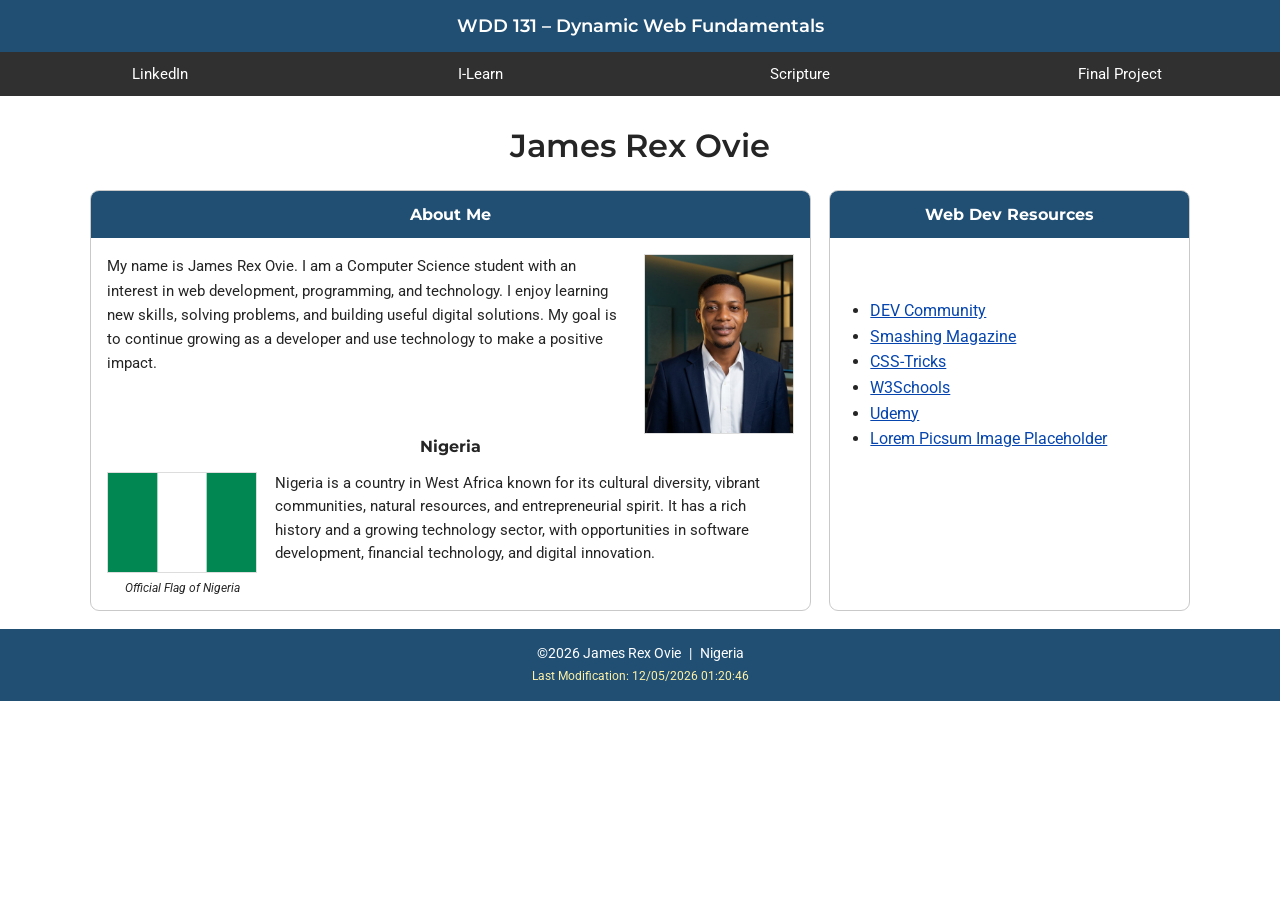
<file: index.html>
<!DOCTYPE html>
<html lang="en">
<head>
    <!-- Defines the character encoding used by the document. -->
    <meta charset="UTF-8">

    <!-- Makes the page responsive on mobile phones and other devices. -->
    <meta name="viewport" content="width=device-width, initial-scale=1.0">

    <!-- Describes the page for search engines. -->
    <meta name="description"
          content="WDD 131 – Dynamic Web Fundamentals. James Rex Ovie shares information about his background, interests, Nigeria, and useful web development resources.">

    <!-- Identifies the author of this webpage. -->
    <meta name="author" content="James Rex Ovie">

    <!-- Sets the browser tab title. -->
    <title>WDD 131 – Dynamic Web Fundamentals – James Rex Ovie</title>

    <!-- Preconnects to Google Fonts to improve font loading performance. -->
    <link rel="preconnect" href="https://fonts.googleapis.com">
    <link rel="preconnect" href="https://fonts.gstatic.com" crossorigin>

    <!-- Loads the selected fonts from Google Fonts. -->
    <link href="https://fonts.googleapis.com/css2?family=Montserrat:wght@400;500;600;700&family=Roboto:wght@400;500;700&display=swap"
          rel="stylesheet">

    <!-- Links the external stylesheet that controls the page appearance. -->
    <link rel="stylesheet" href="styles/base.css">

    <!-- Loads the JavaScript after HTML parsing without blocking it. -->
    <script src="scripts/getdates.js" defer></script>
</head>

<body>
    <!-- The header contains the course title and site navigation. -->
    <header>
        <!-- The span is displayed as a block by CSS. -->
        <span id="course-title">WDD 131 – Dynamic Web Fundamentals</span>

        <!-- Navigation links use Flexbox for horizontal alignment. -->
        <nav aria-label="Main navigation">
            <!-- General LinkedIn link until a personal profile is available. -->
            <a href="https://www.linkedin.com/"
               target="_blank"
               rel="noopener noreferrer">LinkedIn</a>

            <!-- Link to the BYU-Pathway learning platform. -->
            <a href="https://byupw.instructure.com/"
               target="_blank"
               rel="noopener noreferrer">I-Learn</a>

            <!-- Link to the official online scriptures library. -->
            <a href="https://www.churchofjesuschrist.org/study/scriptures/nt/heb/1?lang=eng"
               target="_blank"
               rel="noopener noreferrer">Scripture</a>

            <!-- Placeholder link for the final course project. -->
            <a href="final-project/">Final Project</a>
        </nav>
    </header>

    <!-- Main contains the page heading and the two information cards. -->
    <main>
        <!-- My name serves as the main heading of the page. -->
        <h1>James Rex Ovie</h1>

        <!-- CSS Grid positions the two cards beside each other. -->
        <div class="card-container">

            <!-- First card: personal introduction and background. -->
            <section class="card about-card">
                <h2>About Me</h2>

                <div class="about-content">
                    <!-- Introductory text and a local profile photograph. -->
                    <div class="introduction">
                        <p>
                            My name is James Rex Ovie. I am a Computer
                            Science student with an interest in web
                            development, programming, and technology.
                            I enjoy learning new skills, solving
                            problems, and building useful digital
                            solutions. My goal is to continue growing
                            as a developer and use technology to make
                            a positive impact.
                        </p>
                    </div>

                    <!-- My own optimized photo. -->
                    <img
                        class="profile-image"
                        src="images/james_rex_ovie.jpg"
                        alt="Portrait of James Rex Ovie"
                        width="150"
                        height="180"
                    >
                </div>

                <!-- A subsection about the my country. -->
                <h3>Nigeria</h3>

                <div class="country-content">
                    <!-- Used a locally stored image of the Nigerian flag. -->
                    <figure>
                        <img
                            class="country-flag"
                            src="images/nigeria_flag.jpg"
                            alt="Flag of Nigeria"
                            width="150"
                            height="100"
                            loading="lazy"
                        >
                        <figcaption>Official Flag of Nigeria</figcaption>
                    </figure>

                    <p>
                        Nigeria is a country in West Africa known for
                        its cultural diversity, vibrant communities,
                        natural resources, and entrepreneurial spirit.
                        It has a rich history and a growing technology
                        sector, with opportunities in software
                        development, financial technology, and
                        digital innovation.
                    </p>
                </div>
            </section>

            <!-- Second card: useful web development learning resources. -->
            <section class="card resources-card">
                <h2>Web Dev Resources</h2>

                <!-- A list makes the resources easy to scan and use. -->
                <ul>
                    <li>
                        <a href="https://dev.to/"
                           target="_blank"
                           rel="noopener noreferrer">DEV Community</a>
                    </li>
                    <li>
                        <a href="https://www.smashingmagazine.com/"
                           target="_blank"
                           rel="noopener noreferrer">Smashing Magazine</a>
                    </li>
                    <li>
                        <a href="https://css-tricks.com/"
                           target="_blank"
                           rel="noopener noreferrer">CSS-Tricks</a>
                    </li>
                    <li>
                        <a href="https://www.w3schools.com/"
                           target="_blank"
                           rel="noopener noreferrer">W3Schools</a>
                    </li>
                    <li>
                        <a href="https://www.udemy.com/"
                           target="_blank"
                           rel="noopener noreferrer">Udemy</a>
                    </li>
                    <li>
                        <a href="https://picsum.photos/"
                           target="_blank"
                           rel="noopener noreferrer">Lorem Picsum Image Placeholder</a>
                    </li>
                </ul>
            </section>

        </div>
    </main>

    <!-- The footer contains copyright and automatic modification details. -->
    <footer>
        <p>
            &copy;<span id="currentyear"></span>
            James Rex Ovie
            <span class="footer-separator">|</span>
            Nigeria
        </p>

        <!-- JavaScript inserts the document's last-modified date here. -->
        <p id="lastModified"></p>
    </footer>
</body>
</html>
</file>
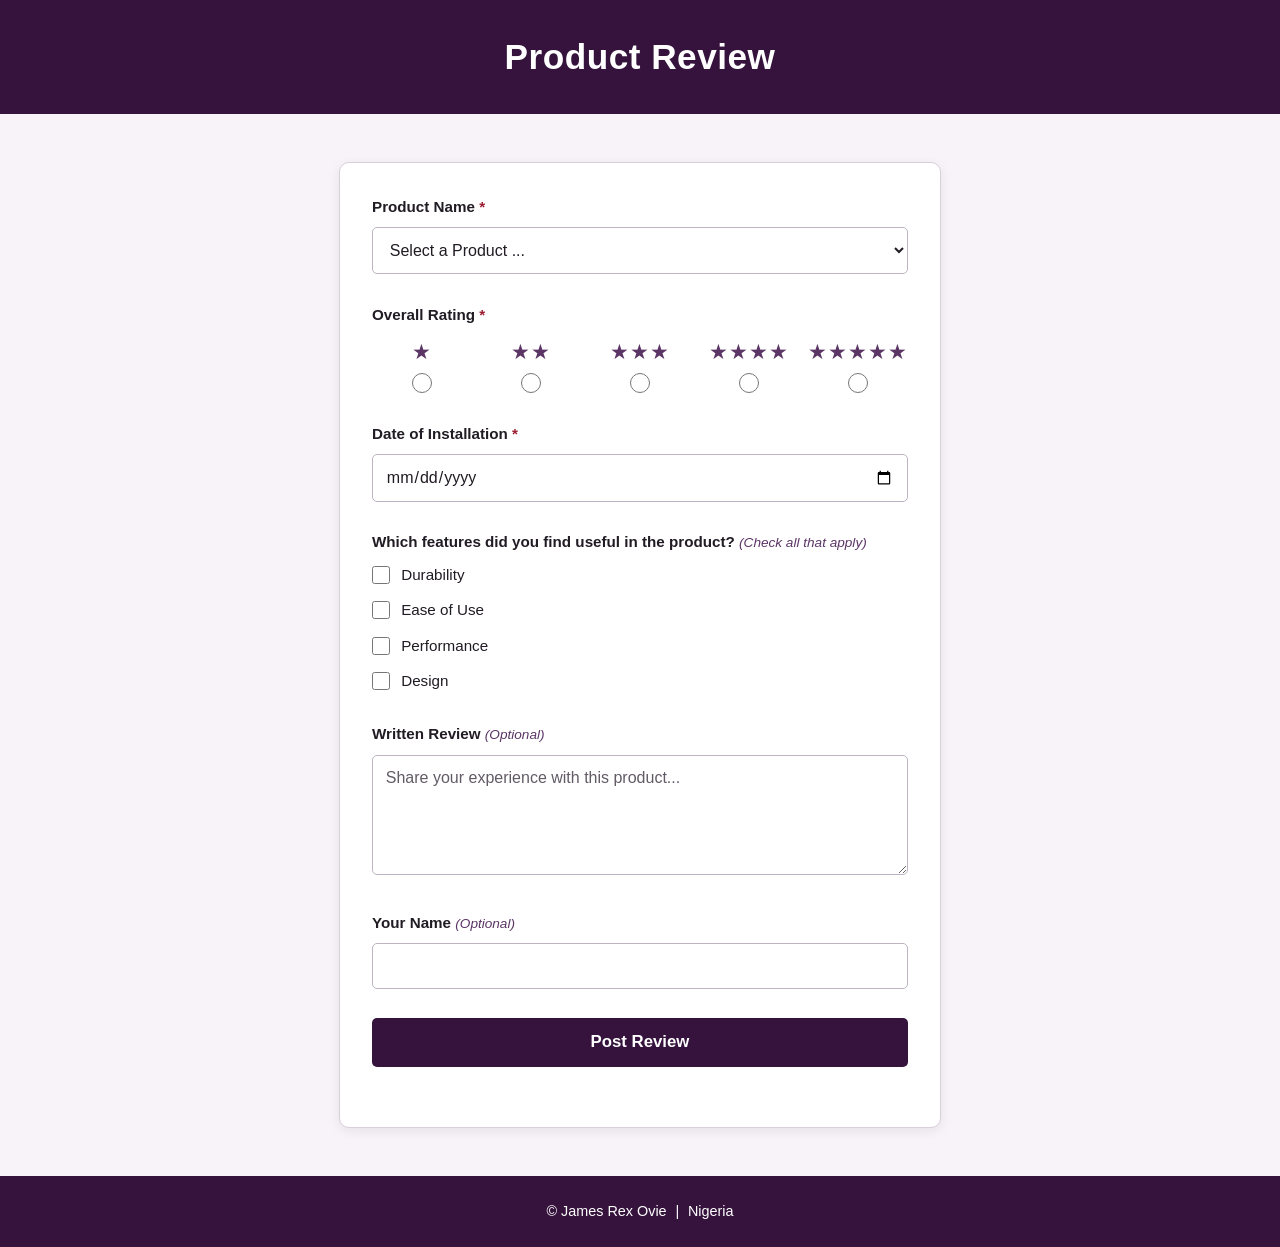
<file: form.html>
<!DOCTYPE html>
<html lang="en">

<head>
    <!-- Defines the character encoding used by the document. -->
    <meta charset="UTF-8">

    <!-- Ensures the page displays correctly on mobile and desktop screens. -->
    <meta name="viewport" content="width=device-width, initial-scale=1.0">

    <!-- Provides a description of the page for search engines. -->
    <meta name="description" content="Submit a product review by selecting a product, providing a rating, and sharing your experience.">

    <!-- Identifies the author of this webpage. -->
    <meta name="author" content="James Rex Ovie">

    <!-- Sets the title displayed in the browser tab. -->
    <title>Product Review Form | WDD 131</title>

    <!-- Connects the external CSS file responsible for styling this page. -->
    <link rel="stylesheet" href="styles/form.css">

    <!-- Loads the JavaScript file that dynamically populates the product dropdown. -->
    <script src="scripts/form.js" defer></script>

</head>

<body>

    <!-- The header introduces the purpose of the webpage. -->
    <header>
        <h1>Product Review</h1>
    </header>

    <!-- The main element contains the primary content of the webpage. -->
    <main>

        <!-- The form collects product review information from the visitor. -->
        <!-- GET sends the submitted information to review.html through the URL. -->
        <form method="get" action="review.html">

            <!-- Product selection section. -->
            <div class="form-group">

                <!-- The label identifies the product selection field. -->
                <label for="product">
                    Product Name
                    <span class="required-indicator" aria-hidden="true">*</span>
                </label>

                <!-- The required select element receives its options from JavaScript. -->
                <select id="product" name="product" required>

                    <!-- This placeholder appears first and cannot be selected as a valid answer. -->
                    <option value="" disabled selected>Select a Product ...</option>

                    <!-- JavaScript inserts the available product options here. -->

                </select>

            </div>

            <!-- Overall product rating section. -->
            <fieldset class="form-group rating-group">

                <!-- The legend describes the purpose of the radio button group. -->
                <legend>
                    Overall Rating
                    <span class="required-indicator" aria-hidden="true">*</span>
                </legend>

                <!-- Each radio button shares the same name to allow only one rating. -->
                <div class="rating-options">

                    <!-- First rating option: one star. -->
                    <label for="rating1">
                        <span class="star-display">★</span>
                        <input type="radio" id="rating1" name="rating" value="1" required>
                        <span class="rating-text">1</span>
                    </label>

                    <!-- Second rating option: two stars. -->
                    <label for="rating2">
                        <span class="star-display">★★</span>
                        <input type="radio" id="rating2" name="rating" value="2" required>
                        <span class="rating-text">2</span>
                    </label>

                    <!-- Third rating option: three stars. -->
                    <label for="rating3">
                        <span class="star-display">★★★</span>
                        <input type="radio" id="rating3" name="rating" value="3" required>
                        <span class="rating-text">3</span>
                    </label>

                    <!-- Fourth rating option: four stars. -->
                    <label for="rating4">
                        <span class="star-display">★★★★</span>
                        <input type="radio" id="rating4" name="rating" value="4" required>
                        <span class="rating-text">4</span>
                    </label>

                    <!-- Fifth rating option: five stars. -->
                    <label for="rating5">
                        <span class="star-display">★★★★★</span>
                        <input type="radio" id="rating5" name="rating" value="5" required>
                        <span class="rating-text">5</span>
                    </label>

                </div>

            </fieldset>

            <!-- Product installation date section. -->
            <div class="form-group">

                <!-- The label identifies the installation date field. -->
                <label for="installDate">
                    Date of Installation
                    <span class="required-indicator" aria-hidden="true">*</span>
                </label>

                <!-- The date input allows users to select the installation date. -->
                <input type="date" id="installDate" name="installDate" required>

            </div>

            <!-- Useful product features section. -->
            <fieldset class="form-group features-group">

                <!-- The legend introduces the checkbox options. -->
                <legend>
                    Which features did you find useful in the product?
                    <span class="optional-indicator">(Check all that apply)</span>
                </legend>

                <!-- Each checkbox allows the visitor to select an applicable feature. -->
                <div class="checkbox-options">

                    <!-- Durability feature checkbox. -->
                    <label for="durability">
                        <input type="checkbox" id="durability" name="features" value="Durability">
                        Durability
                    </label>

                    <!-- Ease of use feature checkbox. -->
                    <label for="ease">
                        <input type="checkbox" id="ease" name="features" value="Ease of Use">
                        Ease of Use
                    </label>

                    <!-- Performance feature checkbox. -->
                    <label for="performance">
                        <input type="checkbox" id="performance" name="features" value="Performance">
                        Performance
                    </label>

                    <!-- Design feature checkbox. -->
                    <label for="design">
                        <input type="checkbox" id="design" name="features" value="Design">
                        Design
                    </label>

                </div>

            </fieldset>

            <!-- Optional written review section. -->
            <div class="form-group">

                <!-- The label identifies the written review field. -->
                <label for="writtenReview">
                    Written Review
                    <span class="optional-indicator">(Optional)</span>
                </label>

                <!-- The textarea allows visitors to provide additional comments. -->
                <textarea id="writtenReview" name="writtenReview" rows="5" placeholder="Share your experience with this product..."></textarea>

            </div>

            <!-- Optional visitor name section. -->
            <div class="form-group">

                <!-- The label identifies the visitor name field. -->
                <label for="userName">
                    Your Name
                    <span class="optional-indicator">(Optional)</span>
                </label>

                <!-- The text input collects the visitor's name. -->
                <input type="text" id="userName" name="userName" autocomplete="name">

            </div>

            <!-- The submit input sends the completed form to review.html. -->
            <div class="form-group submit-group">

                <!-- The button clearly communicates the purpose of submission. -->
                <input type="submit" value="Post Review">

            </div>

        </form>

    </main>

    <!-- The footer contains copyright and automatic modification details. -->
    <footer>

        <p>
            &copy;<span id="currentyear"></span>
            James Rex Ovie
            <span class="footer-separator">|</span>
            Nigeria
        </p>

        <!-- JavaScript inserts the document's last-modified date here. -->
        <p id="lastModified"></p>

    </footer>

</body>

</html>
</file>
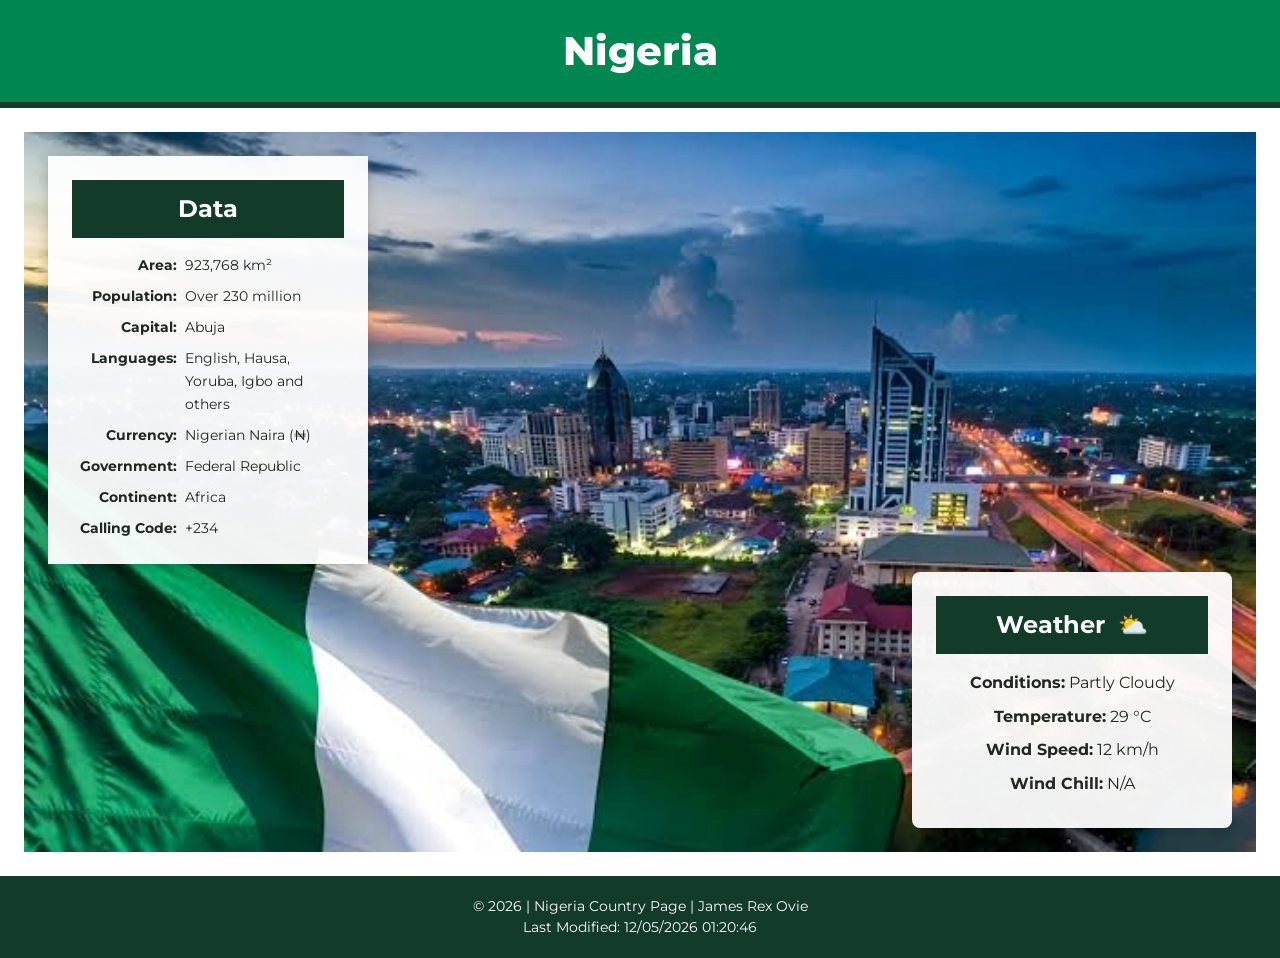
<file: place.html>
<!DOCTYPE html>
<html lang="en">

<head>
    <!-- Define the character encoding for the webpage. -->
    <meta charset="UTF-8">

    <!-- Make the page responsive on mobile devices. -->
    <meta name="viewport" content="width=device-width, initial-scale=1.0">

    <!-- Describe the page for search engines. -->
    <meta name="description" content="Discover Nigeria, its culture, landmarks, geography, and weather.">

    <!-- Identify the author of the webpage. -->
    <meta name="author" content="James Rex Ovie">

    <!-- Set the browser tab title. -->
    <title>Nigeria | Country Profile</title>

    <!-- Connect to Google Fonts to load the Montserrat typeface. -->
    <link rel="preconnect" href="https://fonts.googleapis.com">
    <link rel="preconnect" href="https://fonts.gstatic.com" crossorigin>

    <!-- Import the font weights used throughout the webpage. -->
    <link href="https://fonts.googleapis.com/css2?family=Montserrat:wght@400;500;600;700;800&display=swap" rel="stylesheet">

    <!-- Link the mobile-first stylesheet. -->
    <link rel="stylesheet" href="styles/place.css">

    <!-- Link the stylesheet for wider screens. -->
    <link rel="stylesheet" href="styles/place-large.css">

    <!-- Load JavaScript after the HTML has been parsed. -->
    <script src="scripts/place.js" defer></script>
</head>

<body>

    <!-- Main page header containing the country name. -->
    <header class="site-header">
        <h1>Nigeria</h1>
    </header>

    <!-- Main content area of the country page. -->
    <main>

        <!-- Hero section displaying a responsive photograph of Nigeria. -->
        <section class="hero" aria-label="Nigeria landscape">

            <!-- The picture element selects an image based on screen width. -->
            <picture>

                <!-- Display the smaller WebP image on screens up to 600px wide. -->
                <source
                    srcset="images/nigeria-small.webp"
                    media="(max-width: 600px)">

                <!-- Display the wider WebP image on screens from 601px upward. -->
                <source
                    srcset="images/nigeria-large.webp"
                    media="(min-width: 601px)">

                <!-- Fallback image and alternative text for accessibility. -->
                <img
                    src="images/nigeria-large.webp"
                    alt="A scenic view representing the natural beauty of Nigeria"
                    width="1200"
                    height="650">
            </picture>
        </section>

        <!-- Country information section. -->
        <section class="country-data">

            <!-- Heading for the country information. -->
            <h2>Data</h2>

            <!-- Description list containing facts about Nigeria. -->
            <dl>

                <dt>Area:</dt>
                <dd>923,768 km²</dd>

                <dt>Population:</dt>
                <dd>Over 230 million</dd>

                <dt>Capital:</dt>
                <dd>Abuja</dd>

                <dt>Languages:</dt>
                <dd>English, Hausa, Yoruba, Igbo and others</dd>

                <dt>Currency:</dt>
                <dd>Nigerian Naira (₦)</dd>

                <dt>Government:</dt>
                <dd>Federal Republic</dd>

                <dt>Continent:</dt>
                <dd>Africa</dd>

                <dt>Calling Code:</dt>
                <dd>+234</dd>

            </dl>
        </section>

        <!-- Weather information section. -->
        <section class="weather">

            <!-- The heading receives a weather emoticon through CSS on wider screens. -->
            <h2>Weather</h2>

            <!-- This SVG icon is displayed on mobile screens only. -->
            <img
                class="weather-icon"
                src="images/weather.svg"
                alt="Partly cloudy weather">

            <!-- Static weather information used by the JavaScript. -->
            <p><strong>Conditions:</strong> Partly Cloudy</p>

            <p>
                <strong>Temperature:</strong>
                <span id="temperature">29</span> °C
            </p>

            <p>
                <strong>Wind Speed:</strong>
                <span id="wind-speed">12</span> km/h
            </p>

            <!-- JavaScript will display the wind chill or N/A here. -->
            <p>
                <strong>Wind Chill:</strong>
                <span id="wind-chill">N/A</span>
            </p>

        </section>
    </main>

    <!-- Footer containing copyright and document information. -->
    <footer>

        <!-- JavaScript automatically inserts the current year. -->
        <p>
            &copy; <span id="current-year"></span> |
            Nigeria Country Page | James Rex Ovie
        </p>

        <!-- JavaScript automatically inserts the last-modified date. -->
        <p>
            Last Modified: <span id="last-modified"></span>
        </p>

    </footer>

</body>
</html>
</file>
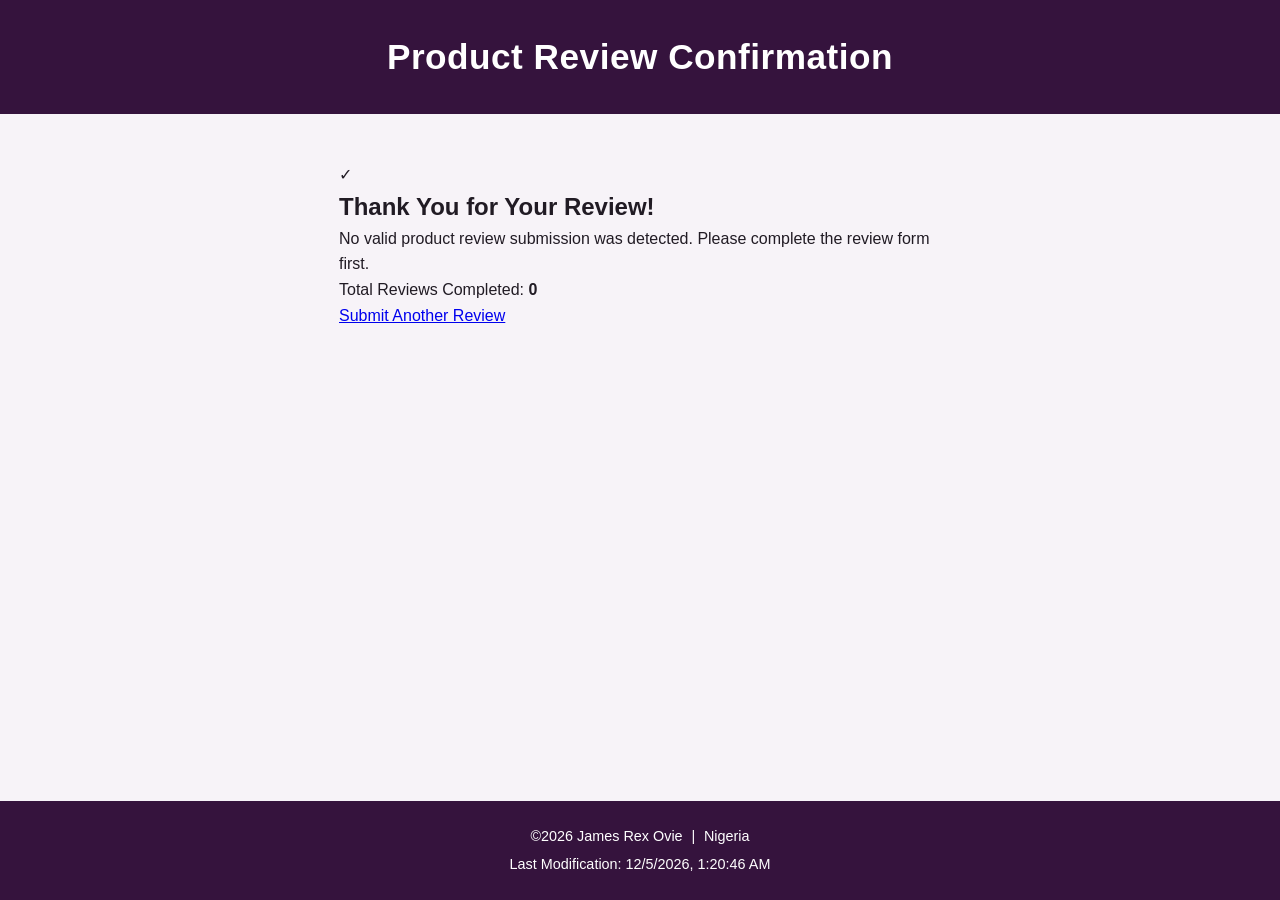
<file: review.html>
<!DOCTYPE html>
<html lang="en">
<head>
    <!-- Defines the character encoding for the document. -->
    <meta charset="UTF-8">

    <!-- Makes the page responsive on mobile devices. -->
    <meta name="viewport" content="width=device-width, initial-scale=1.0">

    <!-- Provides a short description of the confirmation page. -->
    <meta name="description" content="Confirmation page for submitted product reviews.">

    <!-- Sets the title displayed in the browser tab. -->
    <title>Review Confirmation | Product Review Form</title>

    <!-- Connects this page to the existing Product Review CSS file. -->
    <link rel="stylesheet" href="styles/form.css">

    <!-- Loads the confirmation page JavaScript after the HTML is parsed. -->
    <script src="scripts/review.js" defer></script>
</head>

<body>
    <!-- Provides the main heading for the confirmation page. -->
    <header>
        <h1>Product Review Confirmation</h1>
    </header>

    <!-- Contains the main confirmation content. -->
    <main>
        <!-- Groups the thank-you message and review counter together. -->
        <section class="confirmation-card">

            <!-- Displays a success symbol to reassure the user. -->
            <p class="success-icon" aria-hidden="true">✓</p>

            <!-- Welcomes the user after a successful submission. -->
            <h2>Thank You for Your Review!</h2>

            <!-- Confirms that the submitted review was received. -->
            <p id="confirmationMessage" aria-live="polite">
                Your product review has been successfully submitted.
            </p>

            <!-- Displays the total number of reviews completed. -->
            <p class="review-total">
                Total Reviews Completed:
                <strong id="reviewCount">0</strong>
            </p>

            <!-- Provides a link back to the original review form. -->
            <a href="form.html" class="return-link">
                Submit Another Review
            </a>

        </section>
    </main>

    <!-- Contains the common footer used on your assignments. -->
    <footer>

        <!-- Displays the copyright year, name, and country. -->
        <p>
            &copy;<span id="currentyear"></span>
            James Rex Ovie
            <span class="footer-separator">|</span>
            Nigeria
        </p>

        <!-- JavaScript inserts the document's last-modified date here. -->
        <p id="lastModified"></p>

    </footer>
</body>
</html>
</file>
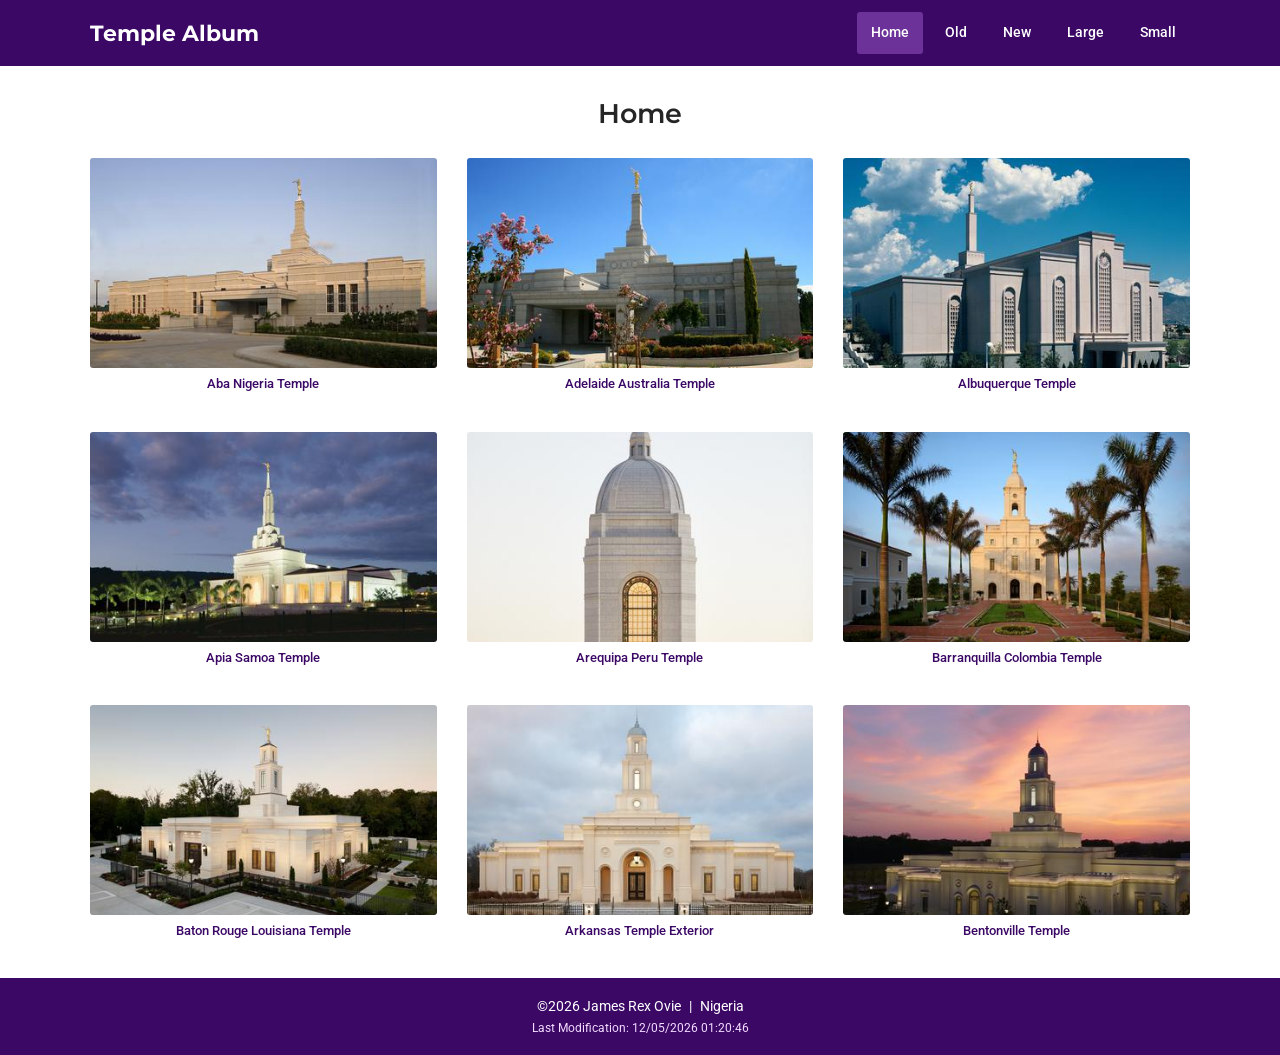
<file: temples.html>
<!DOCTYPE html>
<html lang="en">
<head>
    <!-- Defines the character encoding for the webpage. -->
    <meta charset="UTF-8">

    <!-- Ensures the webpage adjusts to different screen sizes. -->
    <meta name="viewport" content="width=device-width, initial-scale=1.0">

    <!-- Describes the content of the Temple Album page. -->
    <meta name="description"
          content="WDD 131 Picture Album by James Rex Ovie. Explore a collection of beautiful temples from different parts of the world.">

    <!-- Identifies the author of the webpage. -->
    <meta name="author" content="James Rex Ovie">

    <!-- Sets the title displayed in the browser tab. -->
    <title>Temple Album | WDD 131 | James Rex Ovie</title>

    <!-- Connects to Google Fonts for improved typography. -->
    <link rel="preconnect" href="https://fonts.googleapis.com">
    <link rel="preconnect" href="https://fonts.gstatic.com" crossorigin>

    <!-- Loads Montserrat and Roboto fonts. -->
    <link href="https://fonts.googleapis.com/css2?family=Montserrat:wght@400;500;600;700&family=Roboto:wght@400;500;700&display=swap"
          rel="stylesheet">

    <!-- Main mobile-first stylesheet. -->
    <link rel="stylesheet" href="styles/temples.css">

    <!-- Additional styles for larger screens. -->
    <link rel="stylesheet" href="styles/temples-large.css">

    <!-- Loads the external JavaScript after HTML parsing. -->
    <script src="scripts/temples.js" defer></script>
</head>

<body>

    <!-- =====================================
         HEADER AND NAVIGATION
         ===================================== -->
    <header>
        <div class="header-content">

            <!-- Website title and branding. -->
            <span class="site-title">Temple Album</span>

            <!-- Button for opening and closing the mobile menu. -->
            <button
                id="menu-button"
                class="menu-button"
                type="button"
                aria-label="Open navigation menu"
                aria-expanded="false"
                aria-controls="navigation">

                <!-- JavaScript changes this symbol when clicked. -->
                <span id="menu-icon" aria-hidden="true">&#9776;</span>
            </button>

            <!-- Main navigation menu. -->
            <nav id="navigation" class="navigation" aria-label="Main navigation">

                <!-- Each link has a data-filter value used by JavaScript. -->
                <a href="#" class="nav-link active" data-filter="all">Home</a>

                <a href="#" class="nav-link" data-filter="old">Old</a>

                <a href="#" class="nav-link" data-filter="new">New</a>

                <a href="#" class="nav-link" data-filter="large">Large</a>

                <a href="#" class="nav-link" data-filter="small">Small</a>

            </nav>
        </div>
    </header>


    <!-- =====================================
         MAIN CONTENT
         ===================================== -->
    <main>

        <!-- Main heading of the picture album. -->
        <h1>Home</h1>

        <!--
            JavaScript selects the individual figures
            inside this gallery when a navigation
            filter is clicked.
        -->
        <section class="temple-gallery" aria-label="Temple picture gallery">

            <!-- Temple 1 -->
            <figure class="temple-card" data-category="old large">
                <img
                    src="images/aba_nigeria_temple.jpg"
                    alt="Aba Nigeria Temple"
                    width="400"
                    height="300"
                    loading="lazy">
                <figcaption>Aba Nigeria Temple</figcaption>
            </figure>

            <!-- Temple 2 -->
            <figure class="temple-card" data-category="old small">
                <img
                    src="images/adelaide_australia_temple.jpg"
                    alt="Adelaide Australia Temple"
                    width="400"
                    height="300"
                    loading="lazy">
                <figcaption>Adelaide Australia Temple</figcaption>
            </figure>

            <!-- Temple 3 -->
            <figure class="temple-card" data-category="old large">
                <img
                    src="images/albuquerque_temple.jpg"
                    alt="Albuquerque Temple"
                    width="400"
                    height="300"
                    loading="lazy">
                <figcaption>Albuquerque Temple</figcaption>
            </figure>

            <!-- Temple 4 -->
            <figure class="temple-card" data-category="old large">
                <img
                    src="images/apia_samoa_temple.jpg"
                    alt="Apia Samoa Temple"
                    width="400"
                    height="300"
                    loading="lazy">
                <figcaption>Apia Samoa Temple</figcaption>
            </figure>

            <!-- Temple 5 -->
            <figure class="temple-card" data-category="old large">
                <img
                    src="images/temple_5.jpeg"
                    alt="Arequipa Peru Temple"
                    width="400"
                    height="300"
                    loading="lazy">
                <figcaption>Arequipa Peru Temple</figcaption>
            </figure>

            <!-- Temple 6 -->
            <figure class="temple-card" data-category="old small">
                <img
                    src="images/barranquilla_temple.jpg"
                    alt="Barranquilla Colombia Temple"
                    width="400"
                    height="300"
                    loading="lazy">
                <figcaption>Barranquilla Colombia Temple</figcaption>
            </figure>

            <!-- Temple 7 -->
            <figure class="temple-card" data-category="new small">
                <img
                    src="images/temple_7.jpeg"
                    alt="Baton Rouge Louisiana Temple"
                    width="400"
                    height="300"
                    loading="lazy">
                <figcaption>Baton Rouge Louisiana Temple</figcaption>
            </figure>

            <!-- Temple 8 -->
            <figure class="temple-card" data-category="new small">
                <img
                    src="images/temple_8.jpeg"
                    alt="Arkansas Temple Exterior"
                    width="400"
                    height="300"
                    loading="lazy">
                <figcaption>Arkansas Temple Exterior</figcaption>
            </figure>

            <!-- Temple 9 -->
            <figure class="temple-card" data-category="new large">
                <img
                    src="images/bentonville_temple.jpg"
                    alt="Bentonville Temple"
                    width="400"
                    height="300"
                    loading="lazy">
                <figcaption>Bentonville Temple</figcaption>
            </figure>

        </section>
    </main>


    <!-- =====================================
         FOOTER
         ===================================== -->
    <footer>

        <!-- Copyright information with a dynamic year. -->
        <p>
            &copy;<span id="currentyear"></span>
            James Rex Ovie
            <span class="footer-separator">|</span>
            Nigeria
        </p>

        <!-- JavaScript inserts the last modification date. -->
        <p id="lastModified"></p>

    </footer>

</body>
</html>
</file>
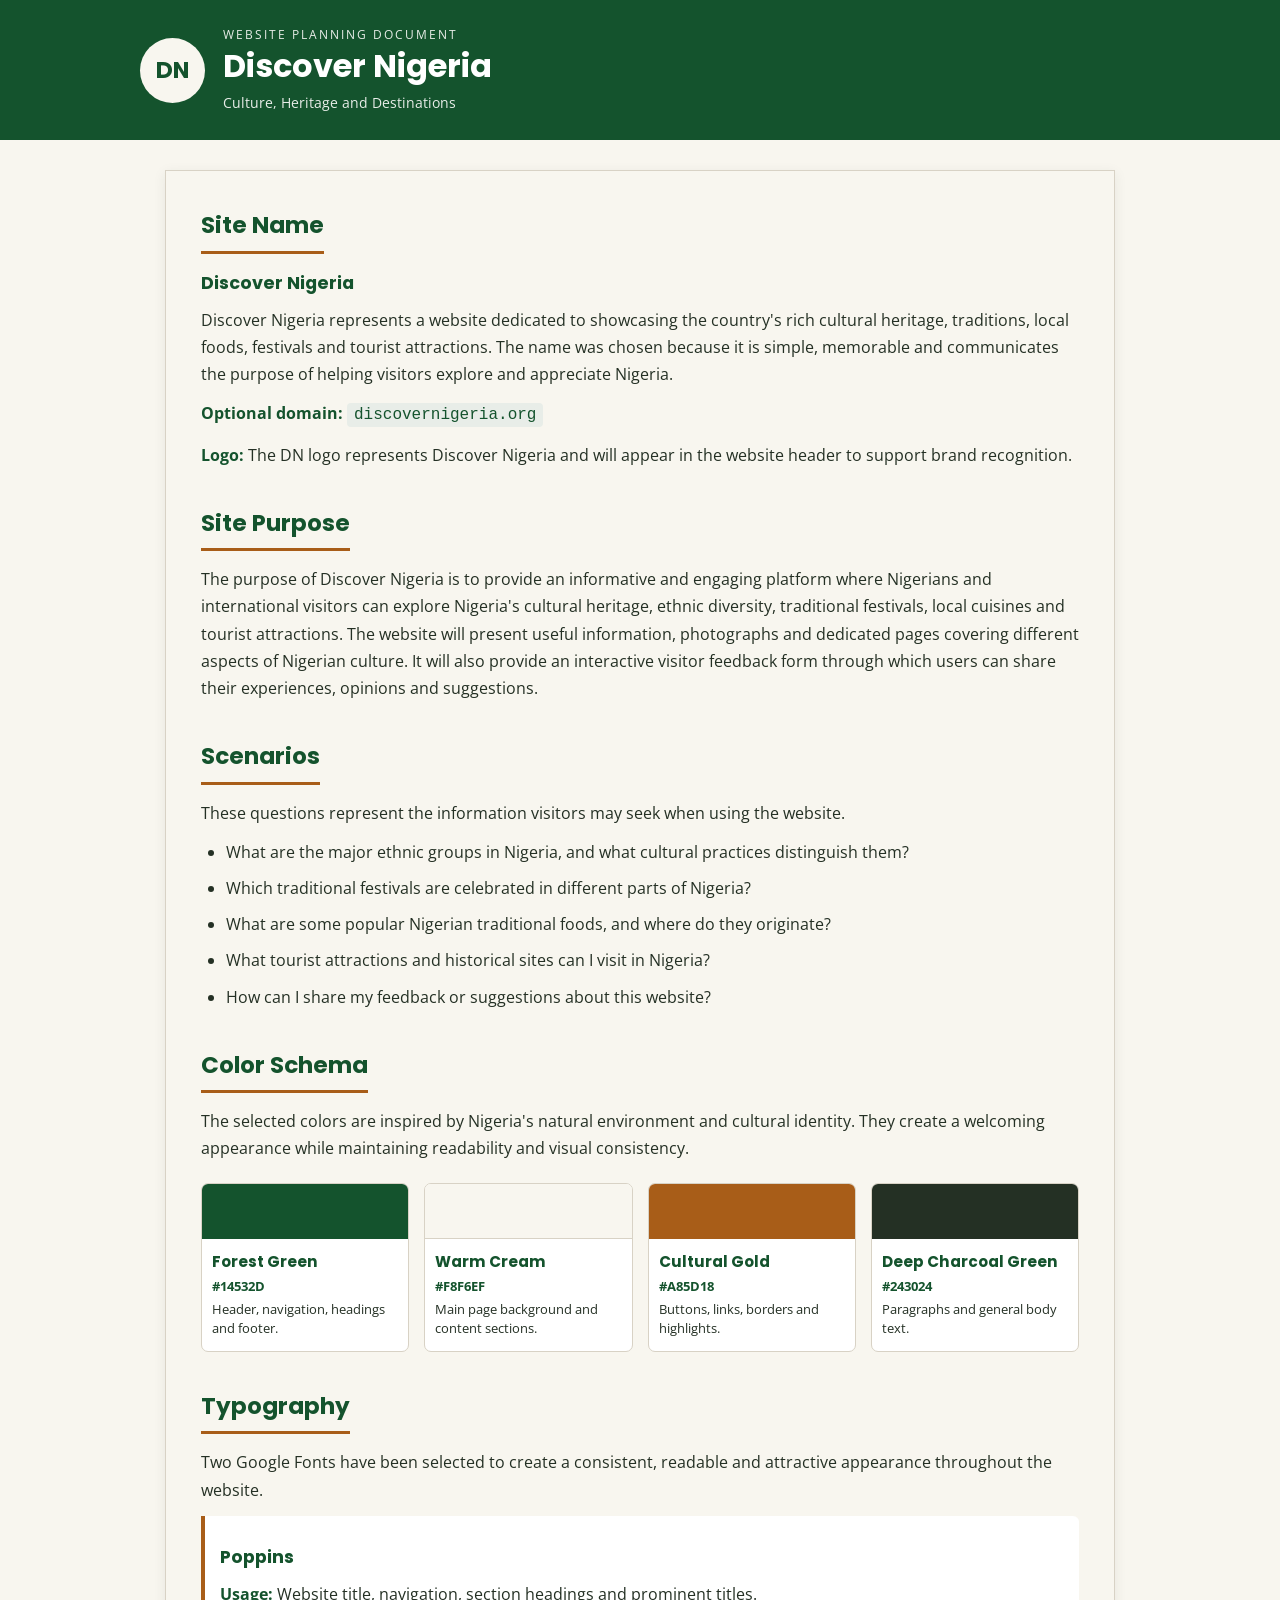
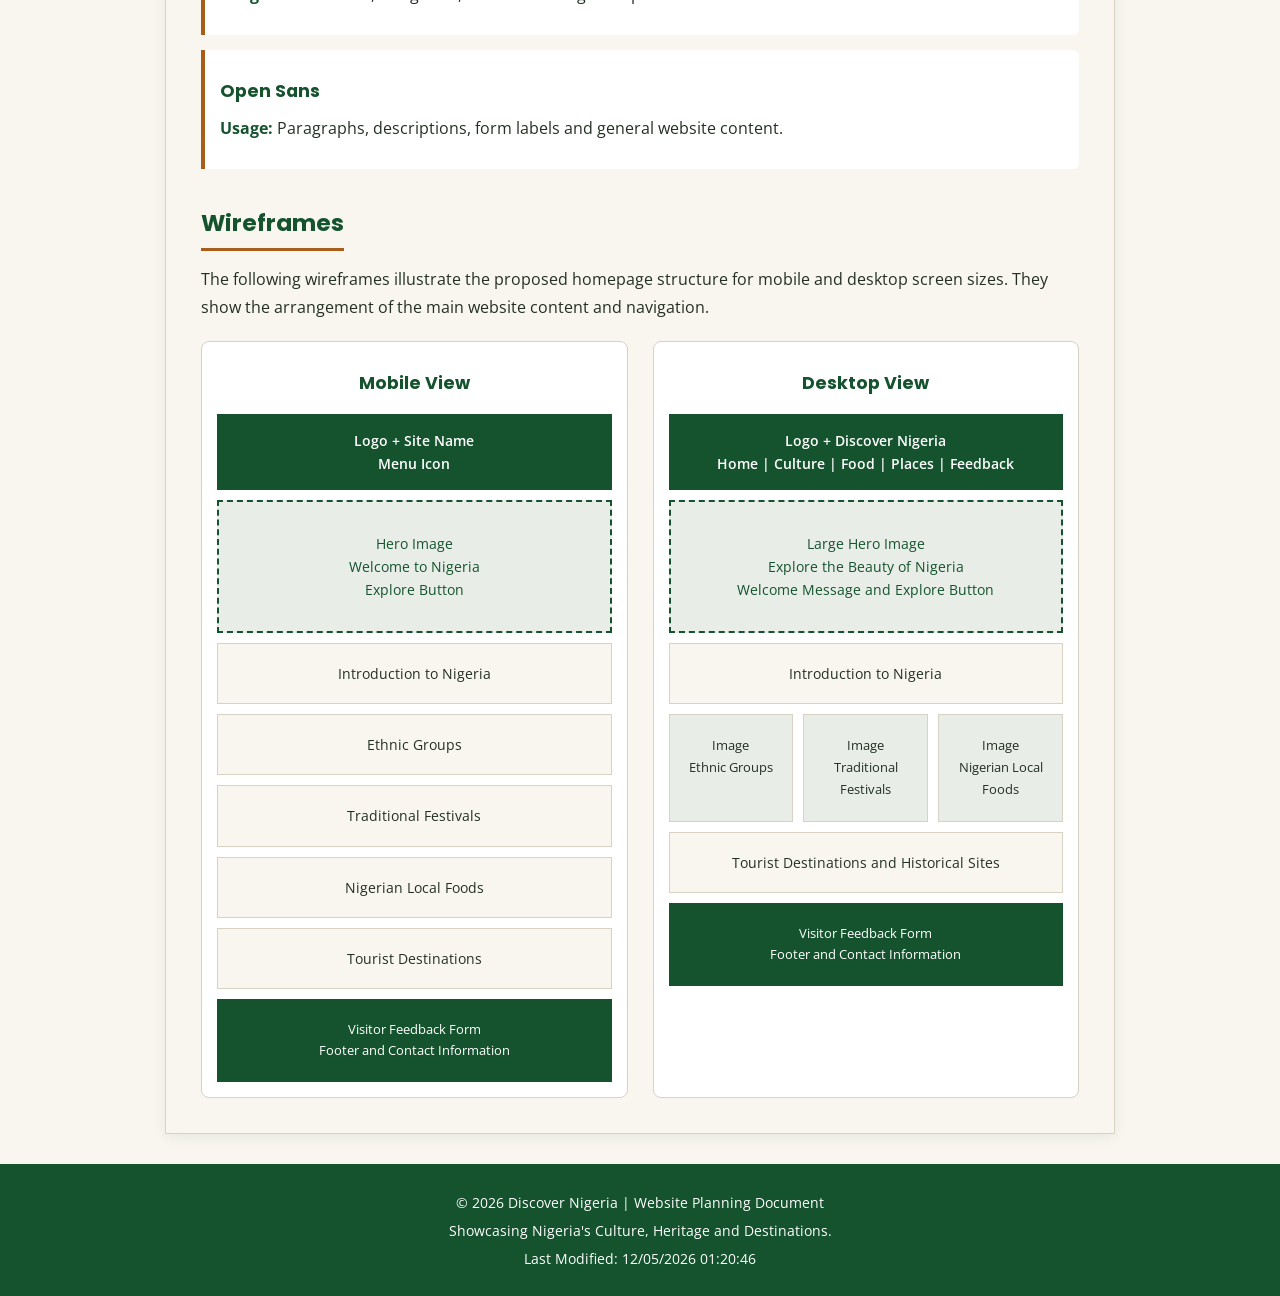
<file: project/siteplan.html>
<!DOCTYPE html>
<!-- Declares this document as an HTML5 document. -->

<html lang="en">
<!-- Opens the HTML document and identifies English as its language. -->

<head>
    <!-- Contains information about the webpage that is not displayed as page content. -->

    <meta charset="UTF-8">
    <!-- Allows the webpage to display letters, symbols, and special characters correctly. -->

    <meta name="viewport" content="width=device-width, initial-scale=1.0">
    <!-- Makes the document responsive by matching its width to the device screen. -->

    <meta name="description" content="Website planning document for Discover Nigeria, a website showcasing Nigerian cultural heritage, traditions, food, festivals, and tourist attractions.">
    <!-- Provides a description of the website for search engines. -->

    <meta name="author" content="Discover Nigeria">
    <!-- Identifies the author or creator of this planning document. -->

    <title>Discover Nigeria | Website Planning Document</title>
    <!-- Sets the title displayed in the browser tab. -->

    <link rel="preconnect" href="https://fonts.googleapis.com">
    <!-- Establishes an early connection to Google Fonts to improve font loading speed. -->

    <link rel="preconnect" href="https://fonts.gstatic.com" crossorigin>
    <!-- Establishes a connection to the Google Fonts font file server. -->

    <link href="https://fonts.googleapis.com/css2?family=Open+Sans:wght@400;500;600;700&family=Poppins:wght@400;500;600;700&display=swap" rel="stylesheet">
    <!-- Imports Poppins for headings and Open Sans for body text. -->

    <link rel="stylesheet" href="siteplan.css">
    <!-- Connects this HTML document to its supporting CSS stylesheet. -->

</head>
<!-- Closes the head section. -->

<body>
    <!-- Contains all the visible content of the website planning document. -->

    <header class="site-header">
        <!-- Creates the main header containing the website identity and logo. -->

        <div class="header-content">
            <!-- Groups the logo and website title together. -->

            <div class="logo" role="img" aria-label="Discover Nigeria logo">
                <!-- Defines the website logo and provides an accessible description. -->

                <span>DN</span>
                <!-- Displays the initials of Discover Nigeria as the logo. -->

            </div>
            <!-- Closes the logo container. -->

            <div class="site-branding">
                <!-- Groups the website name and its short description. -->

                <p class="document-label">WEBSITE PLANNING DOCUMENT</p>
                <!-- Identifies this page as a website planning document. -->

                <h1>Discover Nigeria</h1>
                <!-- Displays the main website name. -->

                <p class="tagline">Culture, Heritage and Destinations</p>
                <!-- Displays the website's proposed tagline. -->

            </div>
            <!-- Closes the website branding container. -->

        </div>
        <!-- Closes the header content container. -->

    </header>
    <!-- Closes the main header. -->

    <main class="site-plan">
        <!-- Contains the main sections of the website planning document. -->

        <section id="site-name">
            <!-- Section one: introduces the proposed website name. -->

            <h2>Site Name</h2>
            <!-- Provides the heading for the site name section. -->

            <h3>Discover Nigeria</h3>
            <!-- Identifies the selected website name. -->

            <p>
                Discover Nigeria represents a website dedicated to showcasing
                the country's rich cultural heritage, traditions, local foods,
                festivals and tourist attractions. The name was chosen because
                it is simple, memorable and communicates the purpose of helping
                visitors explore and appreciate Nigeria.
            </p>
            <!-- Explains why the website name was selected. -->

            <p>
                <strong>Optional domain:</strong>
                <code>discovernigeria.org</code>
            </p>
            <!-- Provides a proposed domain name for the website. -->

            <p>
                <strong>Logo:</strong> The DN logo represents Discover Nigeria
                and will appear in the website header to support brand
                recognition.
            </p>
            <!-- Explains the meaning and intended placement of the logo. -->

        </section>
        <!-- Closes the site name section. -->

        <section id="site-purpose">
            <!-- Section two: explains the purpose and scope of the website. -->

            <h2>Site Purpose</h2>
            <!-- Provides the heading for the site purpose section. -->

            <p>
                The purpose of Discover Nigeria is to provide an informative
                and engaging platform where Nigerians and international
                visitors can explore Nigeria's cultural heritage, ethnic
                diversity, traditional festivals, local cuisines and tourist
                attractions. The website will present useful information,
                photographs and dedicated pages covering different aspects
                of Nigerian culture. It will also provide an interactive
                visitor feedback form through which users can share their
                experiences, opinions and suggestions.
            </p>
            <!-- Describes the information, services, and user interaction the website will provide. -->

        </section>
        <!-- Closes the site purpose section. -->

        <section id="scenarios">
            <!-- Section three: identifies questions visitors may ask. -->

            <h2>Scenarios</h2>
            <!-- Provides the heading for the scenarios section. -->

            <p>These questions represent the information visitors may seek when using the website.</p>
            <!-- Introduces the visitor questions. -->

            <ul>
                <!-- Begins an unordered list of visitor questions. -->

                <li>What are the major ethnic groups in Nigeria, and what cultural practices distinguish them?</li>
                <!-- Scenario one: visitors want to understand Nigerian ethnic groups and cultures. -->

                <li>Which traditional festivals are celebrated in different parts of Nigeria?</li>
                <!-- Scenario two: visitors want information about Nigerian festivals. -->

                <li>What are some popular Nigerian traditional foods, and where do they originate?</li>
                <!-- Scenario three: visitors want to discover traditional Nigerian cuisines. -->

                <li>What tourist attractions and historical sites can I visit in Nigeria?</li>
                <!-- Scenario four: visitors want recommendations for places to explore. -->

                <li>How can I share my feedback or suggestions about this website?</li>
                <!-- Scenario five: visitors want to communicate their opinions. -->

            </ul>
            <!-- Closes the unordered list of scenarios. -->

        </section>
        <!-- Closes the scenarios section. -->

        <section id="color-schema">
            <!-- Section four: defines the colors selected for the website. -->

            <h2>Color Schema</h2>
            <!-- Provides the heading for the color schema section. -->

            <p>
                The selected colors are inspired by Nigeria's natural
                environment and cultural identity. They create a welcoming
                appearance while maintaining readability and visual consistency.
            </p>
            <!-- Explains the inspiration and purpose of the selected colors. -->

            <div class="color-palette">
                <!-- Groups the four selected color samples together. -->

                <div class="color-card">
                    <!-- Creates the first color sample. -->

                    <div class="color-box forest-green"></div>
                    <!-- Displays the forest green color sample. -->

                    <h3>Forest Green</h3>
                    <!-- Displays the name of the first color. -->

                    <p><strong>#14532D</strong></p>
                    <!-- Displays the hexadecimal value of the first color. -->

                    <p>Header, navigation, headings and footer.</p>
                    <!-- Explains where the first color will be used. -->

                </div>
                <!-- Closes the first color card. -->

                <div class="color-card">
                    <!-- Creates the second color sample. -->

                    <div class="color-box warm-cream"></div>
                    <!-- Displays the warm cream color sample. -->

                    <h3>Warm Cream</h3>
                    <!-- Displays the name of the second color. -->

                    <p><strong>#F8F6EF</strong></p>
                    <!-- Displays the hexadecimal value of the second color. -->

                    <p>Main page background and content sections.</p>
                    <!-- Explains where the second color will be used. -->

                </div>
                <!-- Closes the second color card. -->

                <div class="color-card">
                    <!-- Creates the third color sample. -->

                    <div class="color-box cultural-gold"></div>
                    <!-- Displays the cultural gold color sample. -->

                    <h3>Cultural Gold</h3>
                    <!-- Displays the name of the third color. -->

                    <p><strong>#A85D18</strong></p>
                    <!-- Displays the hexadecimal value of the third color. -->

                    <p>Buttons, links, borders and highlights.</p>
                    <!-- Explains where the third color will be used. -->

                </div>
                <!-- Closes the third color card. -->

                <div class="color-card">
                    <!-- Creates the fourth color sample. -->

                    <div class="color-box charcoal-green"></div>
                    <!-- Displays the charcoal green color sample. -->

                    <h3>Deep Charcoal Green</h3>
                    <!-- Displays the name of the fourth color. -->

                    <p><strong>#243024</strong></p>
                    <!-- Displays the hexadecimal value of the fourth color. -->

                    <p>Paragraphs and general body text.</p>
                    <!-- Explains where the fourth color will be used. -->

                </div>
                <!-- Closes the fourth color card. -->

            </div>
            <!-- Closes the color palette container. -->

        </section>
        <!-- Closes the color schema section. -->

        <section id="typography">
            <!-- Section five: identifies the selected website fonts. -->

            <h2>Typography</h2>
            <!-- Provides the heading for the typography section. -->

            <p>
                Two Google Fonts have been selected to create a consistent,
                readable and attractive appearance throughout the website.
            </p>
            <!-- Explains the purpose of the selected typography. -->

            <div class="font-example">
                <!-- Groups the first font example and its description. -->

                <h3 class="poppins-example">Poppins</h3>
                <!-- Demonstrates the Poppins font selected for headings. -->

                <p><strong>Usage:</strong> Website title, navigation, section headings and prominent titles.</p>
                <!-- Explains where Poppins will be applied. -->

            </div>
            <!-- Closes the first font example. -->

            <div class="font-example">
                <!-- Groups the second font example and its description. -->

                <h3 class="opensans-example">Open Sans</h3>
                <!-- Demonstrates the Open Sans font selected for body content. -->

                <p><strong>Usage:</strong> Paragraphs, descriptions, form labels and general website content.</p>
                <!-- Explains where Open Sans will be applied. -->

            </div>
            <!-- Closes the second font example. -->

        </section>
        <!-- Closes the typography section. -->

        <section id="wireframes">
            <!-- Section six: presents the proposed homepage wireframes. -->

            <h2>Wireframes</h2>
            <!-- Provides the heading for the wireframes section. -->

            <p>
                The following wireframes illustrate the proposed homepage
                structure for mobile and desktop screen sizes. They show
                the arrangement of the main website content and navigation.
            </p>
            <!-- Introduces the purpose of the two wireframe diagrams. -->

            <div class="wireframe-container">
                <!-- Groups both wireframe diagrams. -->

                <div class="wireframe">
                    <!-- Creates the mobile homepage wireframe. -->

                    <h3>Mobile View</h3>
                    <!-- Identifies the mobile wireframe. -->

                    <div class="mobile-layout">
                        <!-- Represents the narrow mobile screen layout. -->

                        <div class="wf-header">
                            <!-- Represents the mobile header. -->

                            Logo + Site Name
                            <br>
                            Menu Icon
                            <!-- Represents the logo, website name and mobile navigation. -->

                        </div>
                        <!-- Closes the mobile header representation. -->

                        <div class="wf-hero">
                            <!-- Represents the homepage hero section. -->

                            Hero Image
                            <br>
                            Welcome to Nigeria
                            <br>
                            Explore Button
                            <!-- Represents the main image, welcome message and call-to-action. -->

                        </div>
                        <!-- Closes the mobile hero representation. -->

                        <div class="wf-content">
                            <!-- Represents the main mobile homepage content. -->

                            Introduction to Nigeria
                            <!-- Represents the introduction section. -->

                        </div>
                        <!-- Closes the introduction representation. -->

                        <div class="wf-content">
                            <!-- Represents the ethnic groups content section. -->

                            Ethnic Groups
                            <!-- Represents information about Nigerian ethnic groups. -->

                        </div>
                        <!-- Closes the ethnic groups representation. -->

                        <div class="wf-content">
                            <!-- Represents the festivals content section. -->

                            Traditional Festivals
                            <!-- Represents information about Nigerian festivals. -->

                        </div>
                        <!-- Closes the festivals representation. -->

                        <div class="wf-content">
                            <!-- Represents the local food content section. -->

                            Nigerian Local Foods
                            <!-- Represents information about Nigerian cuisines. -->

                        </div>
                        <!-- Closes the local foods representation. -->

                        <div class="wf-content">
                            <!-- Represents the tourist destinations content section. -->

                            Tourist Destinations
                            <!-- Represents information about places to visit. -->

                        </div>
                        <!-- Closes the tourist destinations representation. -->

                        <div class="wf-footer">
                            <!-- Represents the mobile footer and feedback area. -->

                            Visitor Feedback Form
                            <br>
                            Footer and Contact Information
                            <!-- Represents the feedback form and footer content. -->

                        </div>
                        <!-- Closes the mobile footer representation. -->

                    </div>
                    <!-- Closes the mobile layout. -->

                </div>
                <!-- Closes the mobile wireframe. -->

                <div class="wireframe">
                    <!-- Creates the desktop homepage wireframe. -->

                    <h3>Desktop View</h3>
                    <!-- Identifies the desktop wireframe. -->

                    <div class="desktop-layout">
                        <!-- Represents the wider desktop screen layout. -->

                        <div class="wf-header">
                            <!-- Represents the desktop header and navigation. -->

                            Logo + Discover Nigeria
                            <br>
                            Home | Culture | Food | Places | Feedback
                            <!-- Represents the logo, site name and horizontal navigation. -->

                        </div>
                        <!-- Closes the desktop header representation. -->

                        <div class="wf-hero">
                            <!-- Represents the desktop hero section. -->

                            Large Hero Image
                            <br>
                            Explore the Beauty of Nigeria
                            <br>
                            Welcome Message and Explore Button
                            <!-- Represents the large image and homepage introduction. -->

                        </div>
                        <!-- Closes the desktop hero representation. -->

                        <div class="wf-content">
                            <!-- Represents the desktop introduction section. -->

                            Introduction to Nigeria
                            <!-- Represents introductory information about Nigeria. -->

                        </div>
                        <!-- Closes the introduction representation. -->

                        <div class="wf-grid">
                            <!-- Groups three content cards into a desktop row. -->

                            <div class="wf-card">
                                <!-- Represents the ethnic groups content card. -->

                                Image
                                <br>
                                Ethnic Groups
                                <!-- Represents an image and ethnic groups information. -->

                            </div>
                            <!-- Closes the ethnic groups card. -->

                            <div class="wf-card">
                                <!-- Represents the festivals content card. -->

                                Image
                                <br>
                                Traditional Festivals
                                <!-- Represents an image and festival information. -->

                            </div>
                            <!-- Closes the festivals card. -->

                            <div class="wf-card">
                                <!-- Represents the local foods content card. -->

                                Image
                                <br>
                                Nigerian Local Foods
                                <!-- Represents an image and food information. -->

                            </div>
                            <!-- Closes the local foods card. -->

                        </div>
                        <!-- Closes the desktop content card grid. -->

                        <div class="wf-content">
                            <!-- Represents the tourist destinations section. -->

                            Tourist Destinations and Historical Sites
                            <!-- Represents the destination information and images. -->

                        </div>
                        <!-- Closes the tourist destinations representation. -->

                        <div class="wf-footer">
                            <!-- Represents the desktop feedback section and footer. -->

                            Visitor Feedback Form
                            <br>
                            Footer and Contact Information
                            <!-- Represents the feedback form and footer content. -->

                        </div>
                        <!-- Closes the desktop footer representation. -->

                    </div>
                    <!-- Closes the desktop layout. -->

                </div>
                <!-- Closes the desktop wireframe. -->

            </div>
            <!-- Closes the wireframe container. -->

        </section>
        <!-- Closes the wireframes section. -->

    </main>
    <!-- Closes the main content of the planning document. -->

    <footer class="site-footer">
        <!-- Creates the common footer for the planning document. -->

        <p>&copy; <span id="currentyear"></span> Discover Nigeria | Website Planning Document</p>
        <!-- Displays the copyright notice and provides a location for the current year. -->

        <p>Showcasing Nigeria's Culture, Heritage and Destinations.</p>
        <!-- Displays a short website description in the footer. -->

        <p id="lastModified"></p>
        <!-- Provides a location for the document's last modification date. -->

    </footer>
    <!-- Closes the footer. -->

    <script>
        // Starts a small JavaScript section for automatically updating the footer.

        document.querySelector("#currentyear").textContent = new Date().getFullYear();
        // Gets the current year and displays it in the footer.

        document.querySelector("#lastModified").textContent = "Last Modified: " + document.lastModified;
        // Displays the date and time the HTML document was last modified.

    </script>
    <!-- Closes the JavaScript section. -->

</body>
<!-- Closes the visible webpage content. -->

</html>
<!-- Closes the HTML document. -->
</file>
<file: styles/base.css>
/* =========================================
   1. GLOBAL STYLES
   Apply consistent sizing and spacing.
   ========================================= */

/* Include padding and borders inside element widths. */
* {
    box-sizing: border-box;
}

/* Set the default appearance of the whole page. */
body {
    margin: 0;
    padding: 0;
    background-color: #ffffff;
    color: #252525;
    font-family: "Roboto", Arial, sans-serif;
    font-size: 16px;
    line-height: 1.6;
}

/* Remove excessive default spacing around headings. */
h1,
h2,
h3,
p {
    margin-top: 0;
}

/* Use Montserrat for headings to create a clear visual hierarchy. */
h1,
h2,
h3 {
    font-family: "Montserrat", Arial, sans-serif;
}


/* =========================================
   2. HEADER AND COURSE TITLE
   ========================================= */

/* Style the top course-title section. */
header {
    background-color: #214f73;
    color: #ffffff;
    text-align: center;
}

/* Display the course title on its own line. */
#course-title {
    display: block;
    padding: 12px 16px;
    font-family: "Montserrat", Arial, sans-serif;
    font-size: 1.1rem;
    font-weight: 600;
}


/* =========================================
   3. NAVIGATION
   Flexbox arranges links horizontally.
   ========================================= */

nav {
    display: flex;
    flex-wrap: wrap;
    justify-content: space-around;
    align-items: stretch;
    background-color: #303030;
}

/* Style each navigation link. */
nav a {
    flex: 1 1 120px;
    padding: 10px 12px;
    color: #ffffff;
    text-align: center;
    text-decoration: none;
    font-size: 0.95rem;
    transition:
        background-color 0.25s ease,
        color 0.25s ease;
}

/* Change the link appearance when a pointer hovers over it. */
nav a:hover {
    background-color: #ffffff;
    color: #214f73;
}

/* Make keyboard navigation visible. */
nav a:focus-visible,
a:focus-visible {
    outline: 3px solid #d6ad45;
    outline-offset: 3px;
}


/* =========================================
   4. MAIN CONTENT
   Center the page and limit its width.
   ========================================= */

main {
    width: min(100% - 32px, 1100px);
    margin: 24px auto 18px;
}

/* Center the student's name above the cards. */
h1 {
    margin-bottom: 18px;
    color: #252525;
    text-align: center;
    font-size: clamp(1.6rem, 3vw, 2rem);
    font-weight: 600;
}


/* =========================================
   5. CARD LAYOUT
   CSS Grid creates two main columns.
   ========================================= */

.card-container {
    display: grid;

    /* The first card is wider than the resource card. */
    grid-template-columns: 2fr 1fr;

    gap: 18px;
    align-items: stretch;
}

/* Common styles shared by both cards. */
.card {
    min-width: 0;
    overflow: hidden;
    border: 1px solid #c9c9c9;
    border-radius: 9px;
    background-color: #ffffff;
}

/* Style the heading at the top of each card. */
.card h2 {
    margin: 0;
    padding: 11px 14px;
    background-color: #214f73;
    color: #ffffff;
    text-align: center;
    font-size: 1rem;
    font-weight: 700;
}

/* Give card content comfortable spacing. */
.card > p,
.card > ul,
.card > .about-content,
.card > .country-content,
.card > h3 {
    margin-right: 16px;
    margin-left: 16px;
}


/* =========================================
   6. ABOUT ME CARD
   Arrange the introduction and photo.
   ========================================= */

.about-content {
    display: grid;
    grid-template-columns: minmax(0, 1fr) 150px;
    gap: 18px;
    align-items: start;
    padding-top: 16px;
}

/* Improve paragraph readability. */
.introduction p {
    margin-bottom: 18px;
    font-size: 0.95rem;
}

/* Keep the profile photograph within its column. */
.profile-image {
    display: block;
    width: 100%;
    max-width: 150px;
    height: 180px;
    object-fit: cover;
    border: 1px solid #dddddd;
}

/* Center the country heading. */
.about-card h3 {
    margin-top: 0;
    margin-bottom: 12px;
    text-align: center;
    font-size: 1rem;
    font-weight: 700;
}

/* Display the flag and country description side by side. */
.country-content {
    display: grid;
    grid-template-columns: minmax(100px, 150px) minmax(0, 1fr);
    gap: 18px;
    align-items: start;
    padding-bottom: 12px;
}

/* Remove default figure margins that interfere with alignment. */
.country-content figure {
    margin: 0;
    text-align: center;
}

/* Make the flag responsive. */
.country-flag {
    display: block;
    width: 100%;
    height: auto;
    border: 1px solid #dddddd;
}

/* Style the flag caption. */
.country-content figcaption {
    margin-top: 6px;
    font-size: 0.75rem;
    font-style: italic;
}

/* Style the country description. */
.country-content p {
    margin-bottom: 0;
    font-size: 0.92rem;
}


/* =========================================
   7. WEB DEVELOPMENT RESOURCES CARD
   ========================================= */

.resources-card ul {
    margin-top: 60px;
    margin-bottom: 20px;
    padding-left: 24px;
}

/* Keep resource links easy to identify. */
.resources-card a {
    color: #0645ad;
    overflow-wrap: anywhere;
    text-decoration: underline;
}

/* Provide a clear hover effect on resource links. */
.resources-card a:hover {
    color: #214f73;
    text-decoration-thickness: 2px;
}


/* =========================================
   8. FOOTER
   Display copyright and modification date.
   ========================================= */

footer {
    margin-top: 18px;
    padding: 14px 12px;
    background-color: #214f73;
    color: #ffffff;
    text-align: center;
    font-size: 0.85rem;
}

/* Space the two footer paragraphs consistently. */
footer p {
    margin: 0;
    overflow-wrap: anywhere;
}

/* Add a little space around the separator. */
.footer-separator {
    padding: 0 5px;
}

/* Highlight the automatically generated modification text. */
#lastModified {
    margin-top: 3px;
    color: #fff2a6;
    font-size: 0.75rem;
}


/* =========================================
   9. RESPONSIVE DESIGN
   Adapt the cards for smaller screens.
   ========================================= */

/* Stack the cards on tablets and mobile devices. */
@media (max-width: 700px) {
    main {
        width: min(100% - 24px, 560px);
        margin-top: 20px;
    }

    .card-container {
        grid-template-columns: 1fr;
        gap: 16px;
    }

    .resources-card ul {
        margin-top: 24px;
    }
}

/* Make the about section more compact on narrow phones. */
@media (max-width: 420px) {
    #course-title {
        font-size: 0.95rem;
    }

    nav a {
        flex-basis: 50%;
        font-size: 0.85rem;
    }

    .about-content {
        grid-template-columns: minmax(0, 1fr) 110px;
        gap: 12px;
    }

    .profile-image {
        max-width: 110px;
        height: 140px;
    }

    .country-content {
        grid-template-columns: 1fr;
        gap: 12px;
    }

    .country-content figure {
        max-width: 180px;
        margin: 0 auto;
    }
}

/* Respect the visitor's reduced-motion preference. */
@media (prefers-reduced-motion: reduce) {
    nav a {
        transition: none;
    }
}
</file>
<file: styles/form.css>
/* =========================================
   W05 PRODUCT REVIEW FORM
   Author: James Rex Ovie
   Course: WDD 131
   File: styles/form.css

   This stylesheet controls the appearance,
   layout, responsiveness, and accessibility
   of the Product Review Form.
========================================= */


/* =========================================
   1. GLOBAL RESET AND BASE STYLING
========================================= */

/* Removes default browser spacing and makes sizing predictable. */
* {
    margin: 0;
    padding: 0;
    box-sizing: border-box;
}

/* Sets the general appearance of the entire webpage. */
body {
    font-family: Arial, Helvetica, sans-serif;
    background-color: #F7F3F8;
    color: #211B24;
    line-height: 1.6;
    min-height: 100vh;
    display: flex;
    flex-direction: column;
}


/* =========================================
   2. HEADER STYLING
========================================= */

/* Creates a dark header that identifies the webpage. */
header {
    background-color: #35133D;
    color: #FFFFFF;
    text-align: center;
    padding: 1.5rem 1rem;
}

/* Styles the main heading inside the header. */
header h1 {
    font-size: 1.8rem;
    font-weight: 700;
    letter-spacing: 0.5px;
}


/* =========================================
   3. MAIN CONTENT AREA
========================================= */

/* Centers the form and provides space around it. */
main {
    width: 100%;
    max-width: 650px;
    margin: 2rem auto;
    padding: 0 1rem;
    flex: 1;
}


/* =========================================
   4. FORM CONTAINER
========================================= */

/* Gives the form a clean card-like appearance. */
form {
    background-color: #FFFFFF;
    padding: 1.5rem;
    border-radius: 10px;
    border: 1px solid #D8CFDB;
    box-shadow: 0 3px 12px rgba(33, 27, 36, 0.08);
}


/* =========================================
   5. FORM GROUP SPACING
========================================= */

/* Separates individual form sections consistently. */
.form-group {
    margin-bottom: 1.5rem;
    min-width: 0;
}

/* Removes the default fieldset border and spacing. */
fieldset.form-group {
    border: none;
    padding: 0;
    margin-left: 0;
    margin-right: 0;
}

/* Styles the labels and legends consistently. */
.form-group > label,
.form-group > legend {
    display: block;
    font-weight: 700;
    font-size: 0.95rem;
    margin-bottom: 0.5rem;
    color: #211B24;
}

/* Adds a visible indicator to required form fields. */
.required-indicator {
    color: #9B1C31;
    font-weight: 700;
}

/* Makes optional field descriptions less prominent. */
.optional-indicator {
    color: #5B3566;
    font-size: 0.85rem;
    font-weight: 400;
    font-style: italic;
}


/* =========================================
   6. INPUTS, SELECT AND TEXTAREA
========================================= */

/* Applies consistent dimensions and appearance to form controls. */
input[type="text"],
input[type="date"],
select,
textarea {
    width: 100%;
    padding: 0.8rem;
    border: 1px solid #BDB3C2;
    border-radius: 5px;
    background-color: #FFFFFF;
    color: #211B24;
    font-family: inherit;
    font-size: 1rem;
}

/* Gives the dropdown a clear interactive appearance. */
select {
    cursor: pointer;
}

/* Allows the written review area to be resized vertically. */
textarea {
    resize: vertical;
    min-height: 120px;
}

/* Adds a visible focus indicator for keyboard users. */
input:focus-visible,
select:focus-visible,
textarea:focus-visible {
    outline: 3px solid #5B3566;
    outline-offset: 2px;
    border-color: #5B3566;
}

/* Improves the appearance of placeholder text. */
textarea::placeholder {
    color: #625B66;
}


/* =========================================
   7. OVERALL RATING STYLING
========================================= */

/* Arranges the five rating choices in a horizontal row. */
.rating-options {
    display: flex;
    justify-content: space-between;
    align-items: flex-start;
    gap: 0.5rem;
    flex-wrap: wrap;
}

/* Arranges each star rating above its radio button. */
.rating-options label {
    display: flex;
    flex-direction: column;
    align-items: center;
    gap: 0.3rem;
    cursor: pointer;
    flex: 1;
    text-align: center;
}

/* Displays the star symbols using the accent colour. */
.star-display {
    color: #5B3566;
    font-size: 1.1rem;
    letter-spacing: 1px;
    min-height: 1.5rem;
}

/* Makes the radio buttons easy to identify and select. */
.rating-options input[type="radio"] {
    width: 20px;
    height: 20px;
    accent-color: #5B3566;
    cursor: pointer;
}

/* Hides the numeric rating text visually while retaining accessibility. */
.rating-text {
    position: absolute;
    width: 1px;
    height: 1px;
    padding: 0;
    margin: -1px;
    overflow: hidden;
    clip: rect(0, 0, 0, 0);
    white-space: nowrap;
    border: 0;
}

/* Highlights the stars when the associated radio button is selected. */
.rating-options label:has(input:checked) .star-display {
    color: #9B1C31;
}


/* =========================================
   8. USEFUL FEATURES CHECKBOXES
========================================= */

/* Arranges the checkbox choices vertically. */
.checkbox-options {
    display: flex;
    flex-direction: column;
    gap: 0.7rem;
}

/* Aligns each checkbox with its descriptive text. */
.checkbox-options label {
    display: flex;
    align-items: center;
    gap: 0.7rem;
    font-size: 0.95rem;
    cursor: pointer;
}

/* Gives checkboxes a consistent size and accent colour. */
.checkbox-options input[type="checkbox"] {
    width: 18px;
    height: 18px;
    accent-color: #5B3566;
    cursor: pointer;
}


/* =========================================
   9. SUBMIT BUTTON
========================================= */

/* Makes the submission button prominent and easy to use. */
input[type="submit"] {
    width: 100%;
    padding: 0.9rem;
    background-color: #35133D;
    color: #FFFFFF;
    border: none;
    border-radius: 5px;
    font-family: inherit;
    font-size: 1.05rem;
    font-weight: 700;
    cursor: pointer;
    transition: background-color 0.3s ease;
}

/* Changes the button colour when a mouse hovers over it. */
input[type="submit"]:hover {
    background-color: #5B3566;
}

/* Adds a visible keyboard focus indicator to the submit button. */
input[type="submit"]:focus-visible {
    outline: 3px solid #9B1C31;
    outline-offset: 3px;
}

/* Removes unnecessary spacing below the submit button. */
.submit-group {
    margin-bottom: 0;
}


/* =========================================
   10. FOOTER STYLING
========================================= */

/* Creates a footer that matches the webpage header. */
footer {
    background-color: #35133D;
    color: #FFFFFF;
    text-align: center;
    padding: 1.2rem 1rem;
    font-size: 0.9rem;
    margin-top: auto;
}

/* Adds consistent spacing between footer paragraphs. */
footer p {
    margin: 0.3rem 0;
}

/* Styles the separator between the author's name and country. */
.footer-separator {
    padding: 0 0.3rem;
}


/* =========================================
   11. DESKTOP RESPONSIVE DESIGN
========================================= */

/* Adjusts the layout when the screen is at least 650 pixels wide. */
@media screen and (min-width: 650px) {

    /* Increases the header spacing for larger screens. */
    header {
        padding: 1.8rem 1rem;
    }

    /* Makes the main heading more prominent on desktop. */
    header h1 {
        font-size: 2.2rem;
    }

    /* Provides additional breathing space around the form. */
    main {
        margin: 3rem auto;
        padding: 0 1.5rem;
    }

    /* Gives the form more internal spacing on larger screens. */
    form {
        padding: 2rem;
    }

    /* Slightly increases the spacing between form sections. */
    .form-group {
        margin-bottom: 1.8rem;
    }

    /* Makes the star symbols more visible on larger screens. */
    .star-display {
        font-size: 1.3rem;
    }

}
</file>
<file: styles/place.css>
/* =========================================================
   1. GLOBAL CSS VARIABLES
   The :root pseudo-class allows us to define reusable
   variables that can be accessed throughout the stylesheet.
   ========================================================= */

:root {
    --primary-color: #008751;
    --secondary-color: #ffffff;
    --accent-color: #e6f3ec;
    --text-color: #202820;
    --dark-color: #123b2a;
    --heading-font: "Montserrat", sans-serif;
}


/* =========================================================
   2. GENERAL PAGE STYLING
   Apply consistent box sizing and remove default spacing.
   ========================================================= */

* {
    box-sizing: border-box;
    margin: 0;
    padding: 0;
}


/* Set the general font, text colour, line spacing and
   background colour for the entire webpage. */

body {
    font-family: var(--heading-font);
    color: var(--text-color);
    line-height: 1.6;
    background-color: var(--secondary-color);
}


/* =========================================================
   3. PAGE HEADER
   Use Nigeria's national green colour for the header.
   ========================================================= */

.site-header {
    background-color: var(--primary-color);
    color: var(--secondary-color);
    text-align: center;
    padding: 1rem;
    border-bottom: 6px solid var(--dark-color);
}


/* Style the country name inside the header. */

.site-header h1 {
    font-size: 2rem;
    font-weight: 800;
}


/* =========================================================
   4. HERO IMAGE
   Make the image fill the available screen width.
   ========================================================= */

.hero {
    width: 100%;
}


/* Ensure the picture and image behave as block elements
   and occupy the full available width. */

.hero picture,
.hero img {
    display: block;
    width: 100%;
}


/* Allow the image height to adjust naturally on mobile. */

.hero img {
    height: auto;
    object-fit: cover;
}


/* =========================================================
   5. COUNTRY DATA AND WEATHER SECTIONS
   Apply consistent spacing and limit their mobile width.
   ========================================================= */

.country-data,
.weather {
    padding: 1.5rem;
    margin: 1rem auto;
    max-width: 600px;
}


/* Style both section headings consistently. */

.country-data h2,
.weather h2 {
    background-color: var(--primary-color);
    color: var(--secondary-color);
    padding: 0.6rem;
    text-align: center;
    margin-bottom: 1rem;
}


/* Use CSS Grid to align country facts into two columns:
   one for the labels and another for their values. */

.country-data dl {
    display: grid;
    grid-template-columns: 125px 1fr;
    gap: 0.7rem;
}


/* Make the country data labels bold and right-aligned. */

.country-data dt {
    font-weight: 700;
    text-align: right;
}


/* Allow longer country information to wrap correctly. */

.country-data dd {
    overflow-wrap: anywhere;
}


/* =========================================================
   6. WEATHER SECTION
   Give the weather information a light green background.
   ========================================================= */

.weather {
    text-align: center;
    background-color: var(--accent-color);
    border-radius: 8px;
}


/* Display the mobile SVG weather icon above the weather
   information and give it a consistent size. */

.weather-icon {
    display: block;
    width: 65px;
    height: 65px;
    margin: 0 auto 1rem;
}


/* Add spacing between individual weather information lines. */

.weather p {
    margin: 0.5rem 0;
}


/* On mobile, do not display the desktop weather emoticon. */

.weather h2::after {
    content: none;
}


/* =========================================================
   7. FOOTER
   Use a dark green background to distinguish the footer.
   ========================================================= */

footer {
    background-color: var(--dark-color);
    color: var(--secondary-color);
    text-align: center;
    padding: 1.2rem;
    font-size: 0.85rem;
}
</file>
<file: styles/place-large.css>
/* =========================================================
   WIDER-SCREEN RESPONSIVE DESIGN
   Apply these styles when the viewport is at least 700px.
   The mobile-first styles remain active below this width.
   ========================================================= */

@media screen and (min-width: 700px) {

    /* Increase the header spacing on wider screens. */
    .site-header {
        padding: 1.2rem;
    }

    /* Make the country heading larger on desktop. */
    .site-header h1 {
        font-size: 2.5rem;
    }

    /* Establish a positioning context for the country
       information and weather panels. */
    main {
        position: relative;
        min-height: 750px;
        padding: 1.5rem;
    }

    /* Give the hero image a consistent desktop height. */
    .hero {
        width: 100%;
        height: 720px;
        overflow: hidden;
    }

    /* Make the hero photograph fill its desktop container. */
    .hero img {
        width: 100%;
        height: 720px;
        object-fit: cover;
    }

    /* Position both information panels over the hero image.
       The translucent background keeps the text readable. */
    .country-data,
    .weather {
        position: absolute;
        width: 320px;
        max-width: 35%;
        margin: 0;
        background-color: rgba(255, 255, 255, 0.94);
        box-shadow: 0 3px 12px rgba(0, 0, 0, 0.2);
    }

    /* Position the country data panel at the upper left. */
    .country-data {
        top: 3rem;
        left: 3rem;
    }

    /* Position the weather panel at the lower right. */
    .weather {
        right: 3rem;
        bottom: 3rem;
        padding: 1.5rem;
    }

    /* Use a darker green background for desktop headings. */
    .country-data h2,
    .weather h2 {
        background-color: var(--dark-color);
        color: white;
    }

    /* Hide the mobile SVG icon on wider screens. */
    .weather-icon {
        display: none;
    }

    /* Add the weather emoticon after the Weather heading.
       This satisfies the assignment's pseudo-element requirement. */
    .weather h2::after {
        content: " ⛅";
        margin-left: 0.4rem;
    }

    /* Adjust the country information grid for the available
       desktop panel width. */
    .country-data dl {
        grid-template-columns: 105px 1fr;
        gap: 0.5rem;
        font-size: 0.9rem;
    }
}
</file>
<file: styles/temples.css>
/* =========================================
   1. GLOBAL SETTINGS
   ========================================= */

/* Apply consistent box sizing to all elements. */
* {
    box-sizing: border-box;
}

/* Set the general appearance of the webpage. */
body {
    margin: 0;
    padding: 0;
    background-color: #ffffff;
    color: #252525;
    font-family: "Roboto", Arial, sans-serif;
    font-size: 16px;
    line-height: 1.5;
}

/* Use Montserrat for headings and titles. */
h1,
h2,
.site-title {
    font-family: "Montserrat", Arial, sans-serif;
}


/* =========================================
   2. HEADER
   ========================================= */

/* Style the top section of the webpage. */
header {
    background-color: #3b0866;
    color: #ffffff;
    padding: 12px 16px;
}

/* Arrange the title and hamburger button in one row. */
.header-content {
    display: flex;
    justify-content: space-between;
    align-items: center;
    flex-wrap: wrap;
}

/* Style the website title. */
.site-title {
    font-size: 1.25rem;
    font-weight: 700;
}


/* =========================================
   3. HAMBURGER BUTTON
   ========================================= */

/* Display the hamburger button on mobile screens. */
.menu-button {
    display: block;
    padding: 3px 8px;
    border: none;
    background: transparent;
    color: #ffffff;
    font-size: 1.8rem;
    cursor: pointer;
}

/* Provide a visual hover effect. */
.menu-button:hover {
    color: #e9c8ff;
}

/* Show a visible focus indicator for keyboard users. */
.menu-button:focus-visible {
    outline: 2px solid #ffffff;
    outline-offset: 4px;
}



/* =========================================
   4. NAVIGATION MENU
   ========================================= */

/* Apply Flexbox directly to the nav element. */
nav {
    display: flex;
    flex-direction: column;
    align-items: center;
    width: 100%;
}

/* Hide the navigation menu by default on mobile. */
nav.navigation {
    display: none;
    margin-top: 12px;
}

/* JavaScript adds the open class when clicked. */
nav.navigation.open {
    display: flex;
    flex-direction: column;
}

/* Style the individual navigation links. */
.navigation a {
    display: block;
    width: 100%;
    padding: 12px;
    color: #ffffff;
    text-align: center;
    text-decoration: none;
    font-weight: 500;
    border-top: 1px solid rgba(255, 255, 255, 0.15);
    transition: background-color 0.25s ease;
}

/* Highlight a navigation link on hover. */
.navigation a:hover {
    background-color: #632b91;
    color: #ffffff;
}

/* Highlight the selected navigation category. */
.navigation a.active {
    background-color: #6c3299;
    color: #ffffff;
}


/* =========================================
   5. MAIN CONTENT
   ========================================= */

/* Limit the width and center the main section. */
main {
    width: min(100% - 24px, 1100px);
    margin: 24px auto;
}

/* Style the main heading. */
h1 {
    margin-bottom: 20px;
    color: #252525;
    text-align: center;
    font-size: 1.5rem;
    font-weight: 600;
}


/* =========================================
   6. TEMPLE GALLERY
   ========================================= */

/* Create one column for mobile devices. */
.temple-gallery {
    display: grid;
    grid-template-columns: 1fr;
    gap: 24px;
    justify-items: center;
}

/* Style each temple figure. */
.temple-card {
    width: 100%;
    max-width: 400px;
    margin: 0;
    padding: 0;
    text-align: center;
}

/* Make the temple photographs responsive. */
.temple-card img {
    display: block;
    width: 100%;
    height: 240px;
    object-fit: cover;
    border-radius: 3px;
    background-color: #eeeeee;
}

/* Style the image captions. */
.temple-card figcaption {
    padding: 6px 4px;
    color: #3b0866;
    font-size: 0.85rem;
    font-weight: 500;
}

/* Provide a subtle effect when hovering over an image. */
.temple-card img:hover {
    opacity: 0.9;
    transition: opacity 0.2s ease;
}

/* JavaScript uses this class to hide filtered figures. */
.temple-card.hidden {
    display: none;
}


/* =========================================
   7. FOOTER
   ========================================= */

/* Style the common footer section. */
footer {
    margin-top: 30px;
    padding: 16px 10px;
    background-color: #3b0866;
    color: #ffffff;
    text-align: center;
    font-size: 0.85rem;
}

/* Remove unnecessary paragraph margins. */
footer p {
    margin: 3px 0;
    overflow-wrap: anywhere;
}

/* Style the separator between the name and country. */
.footer-separator {
    padding: 0 5px;
}

/* Highlight the last modification information. */
#lastModified {
    color: #f3dcff;
    font-size: 0.75rem;
}


/* =========================================
   8. ACCESSIBILITY AND MOTION
   ========================================= */

/* Make keyboard navigation easier to identify. */
a:focus-visible {
    outline: 2px solid #d7a9ff;
    outline-offset: 3px;
}

/* Respect users who prefer reduced motion. */
@media (prefers-reduced-motion: reduce) {
    *,
    *::before,
    *::after {
        scroll-behavior: auto !important;
        transition-duration: 0.01ms !important;
    }
}
</file>
<file: styles/temples-large.css>
/* =========================================
   LARGE SCREEN STYLES
   These styles apply to screens 700px
   wide and above.
   ========================================= */

@media screen and (min-width: 700px) {

    /* =====================================
       1. HEADER
       ===================================== */

    /* Give the header more horizontal spacing. */
    header {
        padding: 12px 5%;
    }

    /* Keep the title and navigation on one line. */
    .header-content {
        flex-wrap: nowrap;
        max-width: 1100px;
        margin: 0 auto;
    }

    /* Slightly increase the website title size. */
    .site-title {
        font-size: 1.35rem;
        white-space: nowrap;
    }


    /* =====================================
       2. NAVIGATION
       ===================================== */

    /* Hide the hamburger button on larger screens. */
    .menu-button {
        display: none;
    }
  
    /* Display the navigation links horizontally on larger screens. */
    nav.navigation {
        display: flex;
        flex-direction: row;
        justify-content: flex-end;
        align-items: center;
        width: auto;
        margin-top: 0;
        margin-left: auto;
        gap: 8px;
    }

    /* Remove the mobile navigation borders. */
    .navigation a {
        padding: 10px 14px;
        border: none;
        border-radius: 3px;
        font-size: 0.9rem;
    }


    /* =====================================
       3. MAIN CONTENT
       ===================================== */

    /* Give the desktop content more breathing room. */
    main {
        width: min(100% - 48px, 1100px);
        margin-top: 28px;
        margin-bottom: 32px;
    }

    /* Adjust the heading for desktop. */
    h1 {
        margin-bottom: 24px;
        font-size: 1.7rem;
    }


    /* =====================================
       4. TEMPLE IMAGE GRID
       ===================================== */

    /* Arrange the photographs in three columns. */
    .temple-gallery {
        grid-template-columns: repeat(3, minmax(0, 1fr));
        gap: 28px 22px;
        align-items: start;
    }

    /* Allow each figure to fill its grid column. */
    .temple-card {
        max-width: none;
    }

    /* Adjust the photograph dimensions for desktop. */
    .temple-card img {
        width: 100%;
        height: 190px;
        object-fit: cover;
    }

    /* Make captions slightly smaller to match the gallery. */
    .temple-card figcaption {
        font-size: 0.8rem;
    }


    /* =====================================
       5. FOOTER
       ===================================== */

    footer {
        padding: 15px;
        font-size: 0.85rem;
    }
}


/* =========================================
   EXTRA LARGE SCREENS
   ========================================= */

@media screen and (min-width: 1100px) {

    /* Increase the gallery spacing on wide displays. */
    .temple-gallery {
        column-gap: 30px;
        row-gap: 32px;
    }

    /* Give temple photographs a little more height. */
    .temple-card img {
        height: 210px;
    }
}
</file>
<file: project/siteplan.css>
/* =========================================
   DISCOVER NIGERIA - WEBSITE PLAN
   W05 Project - WDD 131
   ========================================= */


/* 1. GLOBAL VARIABLES
   These variables store the selected website colors and fonts.
   They make it easier to maintain a consistent design. */

:root {
    /* Main green color for the header, headings and footer. */
    --primary-color: #14532D;

    /* Cream color for the main page background. */
    --background-color: #F8F6EF;

    /* Gold color for accents, buttons, borders and highlights. */
    --accent-color: #A85D18;

    /* Dark green color for readable paragraph text. */
    --text-color: #243024;

    /* White color for cards and contrasting text areas. */
    --white-color: #FFFFFF;

    /* Font used for headings and prominent titles. */
    --heading-font: "Poppins", sans-serif;

    /* Font used for paragraphs and general content. */
    --body-font: "Open Sans", sans-serif;
}


/* 2. GENERAL PAGE STYLING
   Applies consistent settings to the entire document. */

* {
    /* Includes padding and borders within an element's total width. */
    box-sizing: border-box;
}

body {
    /* Removes the browser's default outer spacing. */
    margin: 0;

    /* Uses the selected cream background color. */
    background-color: var(--background-color);

    /* Uses the selected dark green text color. */
    color: var(--text-color);

    /* Applies Open Sans to general page content. */
    font-family: var(--body-font);

    /* Sets a comfortable reading size. */
    font-size: 16px;

    /* Improves readability by increasing line spacing. */
    line-height: 1.7;
}


/* 3. HEADER STYLING
   Creates the main branding area at the top of the document. */

.site-header {
    /* Applies the selected primary green color. */
    background-color: var(--primary-color);

    /* Makes the header text white for strong contrast. */
    color: var(--white-color);

    /* Adds comfortable spacing around the header content. */
    padding: 25px 30px;
}

.header-content {
    /* Uses flexbox to position the logo beside the site title. */
    display: flex;

    /* Vertically aligns the logo and branding content. */
    align-items: center;

    /* Creates space between the logo and website title. */
    gap: 18px;

    /* Centers the header content. */
    max-width: 1000px;

    /* Centers the header container horizontally. */
    margin: 0 auto;
}

.logo {
    /* Creates a circular logo container. */
    width: 65px;

    /* Sets the logo height to match its width. */
    height: 65px;

    /* Uses a cream background for the logo. */
    background-color: var(--background-color);

    /* Makes the logo circular. */
    border-radius: 50%;

    /* Centers the logo initials horizontally and vertically. */
    display: flex;

    align-items: center;

    justify-content: center;

    /* Uses the primary green for the logo initials. */
    color: var(--primary-color);

    /* Applies the heading font to the logo. */
    font-family: var(--heading-font);

    /* Makes the logo initials bold. */
    font-weight: 700;

    /* Increases the size of the logo initials. */
    font-size: 23px;

    /* Prevents the logo from shrinking in the flex layout. */
    flex-shrink: 0;
}

.site-branding h1 {
    /* Removes unnecessary default heading spacing. */
    margin: 0;

    /* Applies Poppins to the main website title. */
    font-family: var(--heading-font);

    /* Sets a suitable title size. */
    font-size: 2rem;

    /* Makes the website title bold. */
    font-weight: 700;

    /* Uses a comfortable line height. */
    line-height: 1.3;
}

.document-label {
    /* Removes unnecessary paragraph spacing. */
    margin: 0;

    /* Makes the document label smaller than the website title. */
    font-size: 0.75rem;

    /* Adds spacing between the letters. */
    letter-spacing: 2px;

    /* Uses a slightly transparent white appearance. */
    color: #E8EDE8;
}

.tagline {
    /* Removes unnecessary default paragraph spacing. */
    margin: 4px 0 0;

    /* Uses a smaller font for the tagline. */
    font-size: 0.9rem;

    /* Uses a light text color. */
    color: #E8EDE8;
}


/* 4. MAIN DOCUMENT CONTAINER
   Controls the width and appearance of the planning document. */

.site-plan {
    /* Restricts the document to a comfortable reading width. */
    max-width: 950px;

    /* Centers the document on the page. */
    margin: 30px auto;

    /* Adds space inside the document. */
    padding: 35px;

    /* Uses the selected cream background. */
    background-color: var(--background-color);

    /* Adds a subtle border around the document. */
    border: 1px solid #D8D2C5;

    /* Adds a soft shadow for visual separation. */
    box-shadow: 0 3px 12px rgba(36, 48, 36, 0.08);
}


/* 5. SECTION STYLING
   Gives each required planning section a consistent appearance. */

.site-plan section {
    /* Adds spacing below each section. */
    margin-bottom: 35px;
}

.site-plan section:last-child {
    /* Removes unnecessary spacing after the final section. */
    margin-bottom: 0;
}

.site-plan h2 {
    /* Uses Poppins for section headings. */
    font-family: var(--heading-font);

    /* Uses the primary green color for headings. */
    color: var(--primary-color);

    /* Sets the section heading size. */
    font-size: 1.45rem;

    /* Adds space below each heading. */
    margin: 0 0 15px;

    /* Adds a decorative gold underline. */
    border-bottom: 3px solid var(--accent-color);

    /* Makes the underline fit the heading text. */
    display: table;

    /* Adds space between the heading and underline. */
    padding-bottom: 5px;
}

.site-plan h3 {
    /* Uses Poppins for smaller headings. */
    font-family: var(--heading-font);

    /* Uses the primary green color. */
    color: var(--primary-color);

    /* Sets a suitable smaller heading size. */
    font-size: 1.1rem;

    /* Adds space above and below the heading. */
    margin: 12px 0 8px;
}

.site-plan p {
    /* Adds comfortable spacing below paragraphs. */
    margin: 0 0 12px;

    /* Uses the selected body text color. */
    color: var(--text-color);
}

.site-plan ul {
    /* Adds indentation to the scenarios list. */
    padding-left: 25px;

    /* Adds space above and below the list. */
    margin: 10px 0;
}

.site-plan li {
    /* Adds space between individual scenario questions. */
    margin-bottom: 9px;
}

.site-plan strong {
    /* Makes important labels stand out. */
    color: var(--primary-color);
}

.site-plan code {
    /* Gives the proposed domain a subtle highlighted background. */
    background-color: #E8EDE8;

    /* Adds internal spacing around the domain. */
    padding: 3px 7px;

    /* Rounds the domain background corners. */
    border-radius: 4px;

    /* Uses the primary green for the domain text. */
    color: var(--primary-color);
}


/* 6. COLOR PALETTE
   Displays the selected website colors and their uses. */

.color-palette {
    /* Uses CSS Grid to arrange the color cards. */
    display: grid;

    /* Creates responsive columns that adjust to available space. */
    grid-template-columns: repeat(auto-fit, minmax(160px, 1fr));

    /* Creates space between the color cards. */
    gap: 15px;

    /* Adds space above the color palette. */
    margin-top: 20px;
}

.color-card {
    /* Gives each color card a white background. */
    background-color: var(--white-color);

    /* Adds a subtle border around each card. */
    border: 1px solid #D8D2C5;

    /* Rounds the corners of the cards. */
    border-radius: 7px;

    /* Hides any content that extends beyond rounded corners. */
    overflow: hidden;

    /* Adds space below the color card. */
    padding-bottom: 10px;
}

.color-box {
    /* Gives every color sample a consistent height. */
    height: 55px;

    /* Makes each color sample fill the available width. */
    width: 100%;
}

.forest-green {
    /* Displays the primary green color sample. */
    background-color: #14532D;
}

.warm-cream {
    /* Displays the cream color sample. */
    background-color: #F8F6EF;

    /* Adds a border so the light sample remains visible. */
    border-bottom: 1px solid #D8D2C5;
}

.cultural-gold {
    /* Displays the gold accent color sample. */
    background-color: #A85D18;
}

.charcoal-green {
    /* Displays the dark green text color sample. */
    background-color: #243024;
}

.color-card h3 {
    /* Reduces the heading size inside color cards. */
    font-size: 0.95rem;

    /* Adds space around the heading. */
    margin: 10px 10px 3px;
}

.color-card p {
    /* Reduces the text size inside color cards. */
    font-size: 0.8rem;

    /* Adds horizontal spacing around the descriptions. */
    margin: 3px 10px;

    /* Improves readability of the descriptions. */
    line-height: 1.5;
}


/* 7. TYPOGRAPHY EXAMPLES
   Demonstrates the two fonts selected for the website. */

.font-example {
    /* Adds space inside each font example. */
    padding: 15px;

    /* Adds space between font examples. */
    margin-bottom: 15px;

    /* Gives the font examples a white background. */
    background-color: var(--white-color);

    /* Adds a subtle border. */
    border-left: 4px solid var(--accent-color);

    /* Rounds the right-hand corners. */
    border-radius: 0 6px 6px 0;
}

.poppins-example {
    /* Demonstrates Poppins as the heading font. */
    font-family: var(--heading-font);

    /* Increases the font example size. */
    font-size: 1.4rem;

    /* Uses the primary green color. */
    color: var(--primary-color);
}

.opensans-example {
    /* Demonstrates Open Sans as the body font. */
    font-family: var(--body-font);

    /* Increases the font example size. */
    font-size: 1.4rem;

    /* Uses the accent color for distinction. */
    color: var(--accent-color);
}


/* 8. WIREFRAME CONTAINER
   Organizes the mobile and desktop wireframes. */

.wireframe-container {
    /* Creates a two-column layout for wider screens. */
    display: grid;

    /* Gives both wireframes equal space. */
    grid-template-columns: repeat(2, minmax(0, 1fr));

    /* Adds space between the wireframe examples. */
    gap: 25px;

    /* Adds space above the wireframes. */
    margin-top: 20px;
}

.wireframe {
    /* Gives each wireframe a white background. */
    background-color: var(--white-color);

    /* Adds a border around each wireframe. */
    border: 1px solid #D8D2C5;

    /* Rounds the wireframe container corners. */
    border-radius: 8px;

    /* Adds space inside each wireframe. */
    padding: 15px;

    /* Prevents grid content from overflowing its column. */
    min-width: 0;
}

.wireframe h3 {
    /* Centers the mobile and desktop labels. */
    text-align: center;

    /* Adds space below the labels. */
    margin-bottom: 15px;
}


/* 9. WIREFRAME COMPONENTS
   Styles the different sections represented in the sketches. */

.wf-header {
    /* Uses the primary green for the wireframe header. */
    background-color: var(--primary-color);

    /* Uses white text for contrast. */
    color: var(--white-color);

    /* Centers the wireframe header text. */
    text-align: center;

    /* Adds space inside the header. */
    padding: 15px 8px;

    /* Adds space below the header. */
    margin-bottom: 10px;

    /* Makes the header text slightly smaller. */
    font-size: 0.85rem;

    /* Makes the header text bold. */
    font-weight: 600;
}

.wf-hero {
    /* Uses a light green background to represent the hero area. */
    background-color: #E8EDE8;

    /* Uses the primary green for the hero text. */
    color: var(--primary-color);

    /* Centers the hero content. */
    text-align: center;

    /* Adds space inside the hero section. */
    padding: 30px 10px;

    /* Adds space below the hero section. */
    margin-bottom: 10px;

    /* Adds a dashed outline to identify the placeholder area. */
    border: 2px dashed var(--primary-color);

    /* Sets the hero text size. */
    font-size: 0.85rem;
}

.wf-content {
    /* Uses a soft cream background for content placeholders. */
    background-color: #F8F6EF;

    /* Adds a border around the content area. */
    border: 1px solid #D8D2C5;

    /* Adds internal spacing. */
    padding: 18px 10px;

    /* Adds space between content sections. */
    margin-bottom: 10px;

    /* Centers the placeholder text. */
    text-align: center;

    /* Sets the placeholder text size. */
    font-size: 0.85rem;
}

.wf-grid {
    /* Uses Grid to arrange the desktop content cards. */
    display: grid;

    /* Creates three equal columns. */
    grid-template-columns: repeat(3, minmax(0, 1fr));

    /* Adds space between the cards. */
    gap: 10px;

    /* Adds space below the card grid. */
    margin-bottom: 10px;
}

.wf-card {
    /* Uses a light green background for the cards. */
    background-color: #E8EDE8;

    /* Adds a border to each card. */
    border: 1px solid #D8D2C5;

    /* Adds space inside each card. */
    padding: 20px 5px;

    /* Centers the placeholder text. */
    text-align: center;

    /* Sets a smaller text size for the cards. */
    font-size: 0.8rem;
}

.wf-footer {
    /* Uses the primary green for the footer placeholder. */
    background-color: var(--primary-color);

    /* Uses white text for contrast. */
    color: var(--white-color);

    /* Centers the footer placeholder text. */
    text-align: center;

    /* Adds space inside the footer. */
    padding: 20px 10px;

    /* Sets the footer text size. */
    font-size: 0.8rem;
}


/* 10. FOOTER STYLING
   Creates the final section of the planning document. */

.site-footer {
    /* Uses the primary green as the footer background. */
    background-color: var(--primary-color);

    /* Uses white text for readability. */
    color: var(--white-color);

    /* Centers the footer content. */
    text-align: center;

    /* Adds internal spacing. */
    padding: 22px 15px;

    /* Sets the footer text size. */
    font-size: 0.85rem;
}

.site-footer p {
    /* Removes unnecessary paragraph spacing. */
    margin: 5px 0;

    /* Uses a light text color. */
    color: #FFFFFF;
}


/* 11. TABLET AND MOBILE RESPONSIVENESS
   Adjusts the layout for smaller screens. */

@media screen and (max-width: 700px) {

    /* Reduces the header spacing on smaller screens. */
    .site-header {
        padding: 20px 15px;
    }

    /* Reduces the website title size on smaller screens. */
    .site-branding h1 {
        font-size: 1.45rem;
    }

    /* Reduces the logo dimensions on smaller screens. */
    .logo {
        width: 52px;
        height: 52px;
        font-size: 19px;
    }

    /* Reduces the main document margins and padding. */
    .site-plan {
        margin: 15px;
        padding: 20px;
    }

    /* Changes the wireframes from two columns to one column. */
    .wireframe-container {
        grid-template-columns: 1fr;
    }

    /* Makes the wireframe cards fit smaller screens. */
    .wf-grid {
        grid-template-columns: repeat(3, minmax(0, 1fr));
    }

    /* Reduces the font size of the section headings. */
    .site-plan h2 {
        font-size: 1.25rem;
    }
}


/* 12. EXTRA SMALL MOBILE SCREENS
   Provides additional adjustments for narrow devices. */

@media screen and (max-width: 400px) {

    /* Reduces the header gap on very small screens. */
    .header-content {
        gap: 10px;
    }

    /* Makes the website title smaller on narrow screens. */
    .site-branding h1 {
        font-size: 1.2rem;
    }

    /* Makes the document label smaller on narrow screens. */
    .document-label {
        font-size: 0.6rem;
        letter-spacing: 1px;
    }

    /* Reduces the main content padding. */
    .site-plan {
        padding: 15px;
    }

    /* Reduces the spacing between wireframe cards. */
    .wf-grid {
        gap: 5px;
    }

    /* Reduces the font size inside wireframe cards. */
    .wf-card {
        font-size: 0.7rem;
    }
}
</file>
